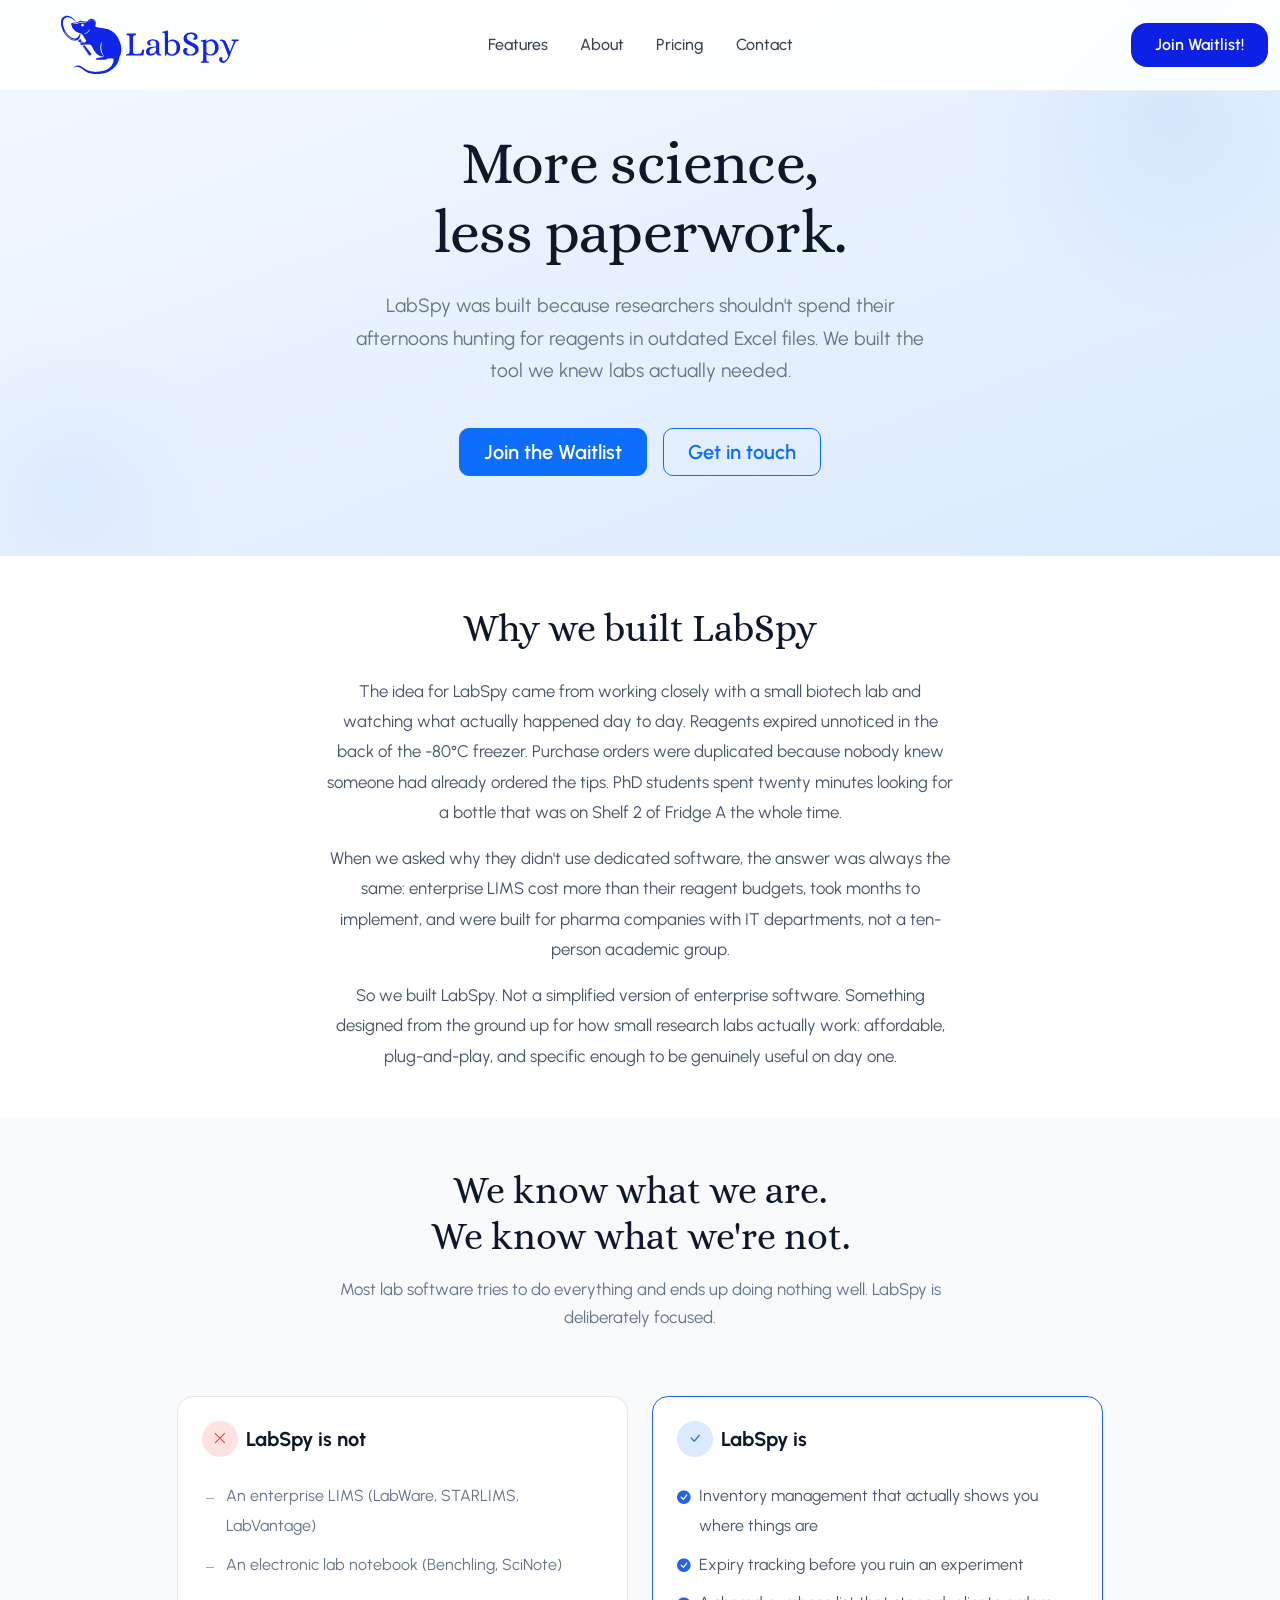
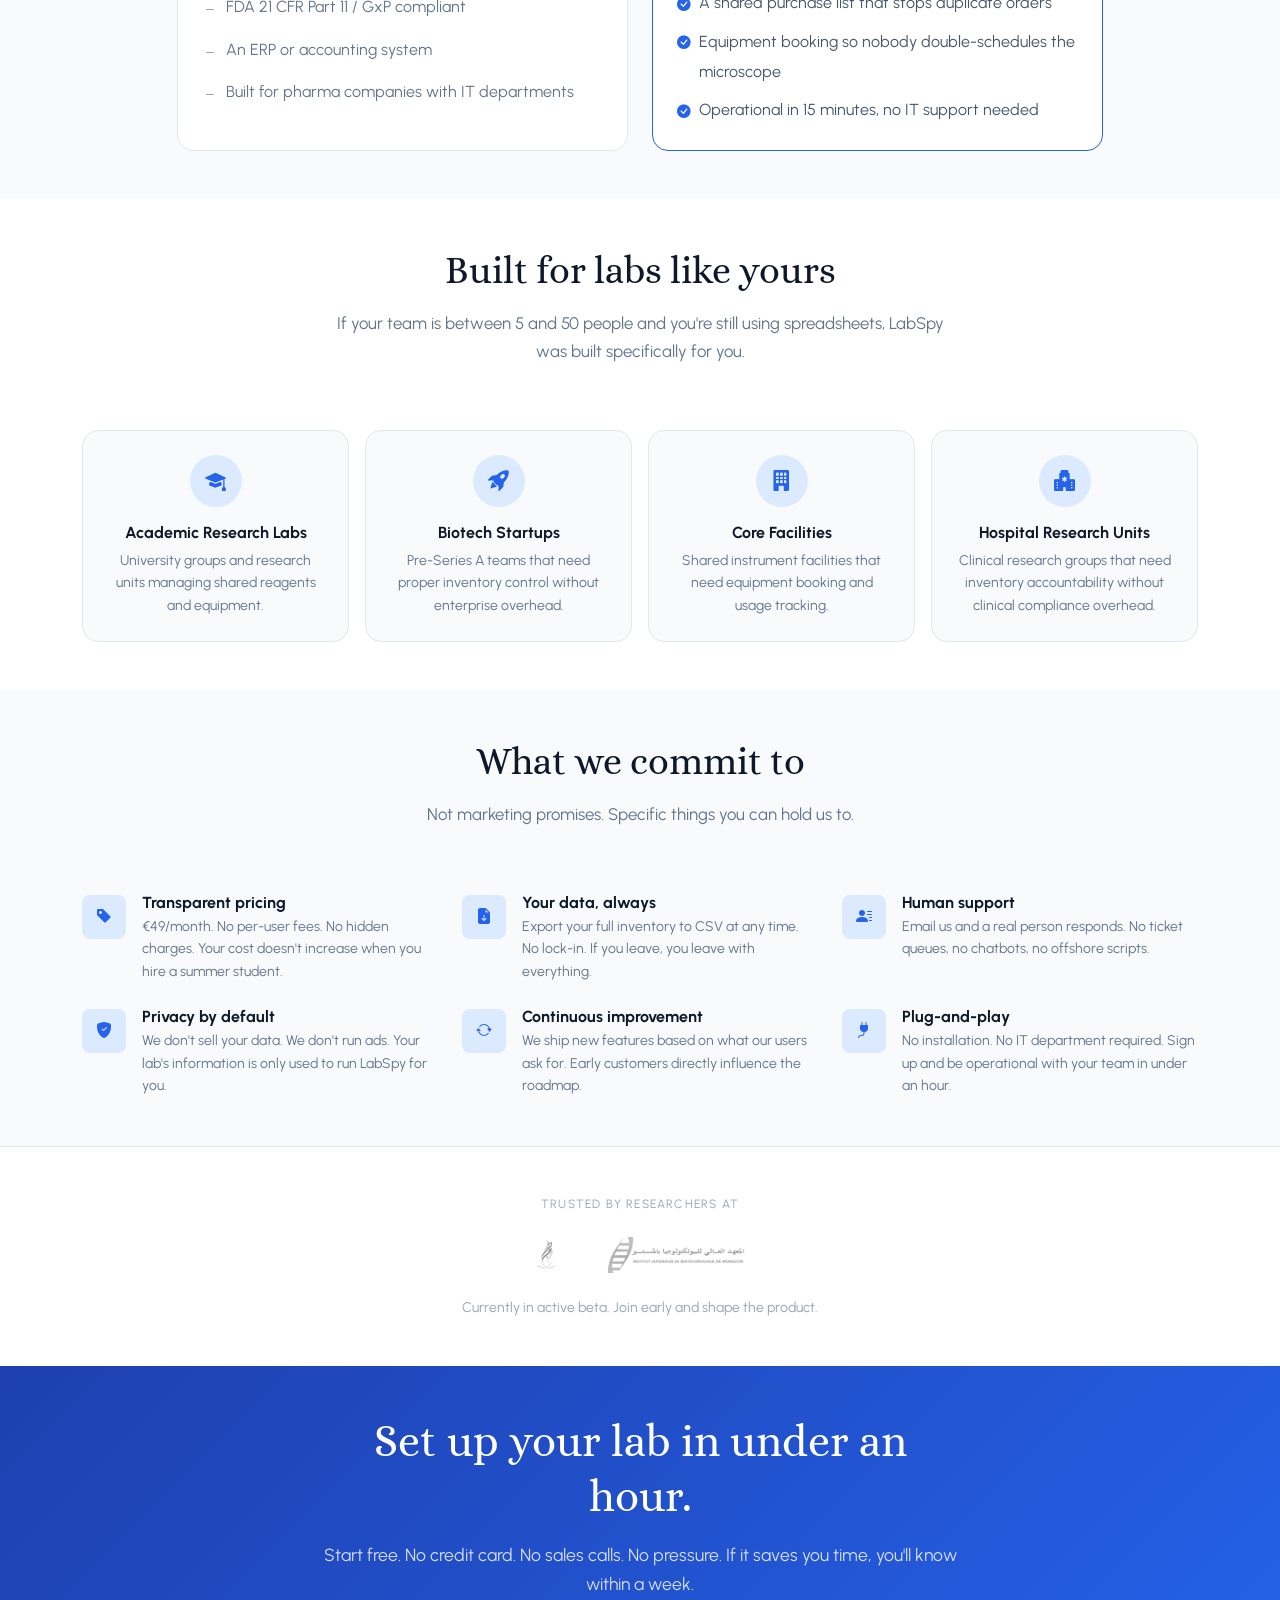
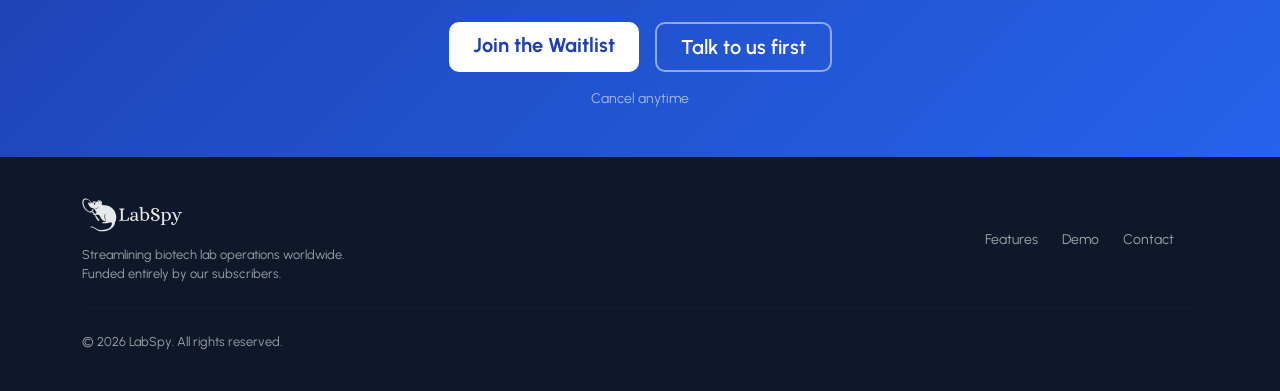
<file: about.html>
<!DOCTYPE html>
<html lang="en">
<head>
    <meta charset="UTF-8">
    <meta name="viewport" content="width=device-width, initial-scale=1.0">
    <meta name="description" content="Learn about LabSpy — built by researchers, for researchers. Our mission is to make lab inventory management simple, affordable, and accessible for every academic and biotech lab.">
    <title>About | LabSpy</title>
    <link rel="stylesheet" href="assets/styles/styles.css">
    <link rel="stylesheet" href="assets/styles/navbar.css">
    <link rel="stylesheet" href="assets/styles/footer.css">
    <link rel="icon" type="image/x-icon" href="assets/labspy-logo.png">

    <!--Bootstrap-->
    <link rel="stylesheet" href="https://cdn.jsdelivr.net/npm/bootstrap-icons@1.13.1/font/bootstrap-icons.min.css">
    <link href="https://cdn.jsdelivr.net/npm/bootstrap@5.3.7/dist/css/bootstrap.min.css" rel="stylesheet" integrity="sha384-LN+7fdVzj6u52u30Kp6M/trliBMCMKTyK833zpbD+pXdCLuTusPj697FH4R/5mcr" crossorigin="anonymous">
    <script src="https://cdn.jsdelivr.net/npm/bootstrap@5.3.7/dist/js/bootstrap.bundle.min.js" integrity="sha384-p34f1UUtsS3wqzfto5wAAmdvj+osOnFyQFpp4Ua3gs/ZVWx6oOypYoCJhGGScy+8" crossorigin="anonymous"></script>
</head>
<body>
<!-- Navbar -->
<nav class="navbar navbar-expand-lg navbar-light fixed-top navbar-labspy">
    <div class="container position-relative">
        <a class="navbar-brand" href="index.html">
            <img src="assets/LabSpy-brand.svg" alt="LabSpy Logo" class="logo-icon" height="64" width="280">
        </a>

        <button class="navbar-toggler border-0" type="button" data-bs-toggle="collapse" data-bs-target="#navbarNav">
            <span class="navbar-toggler-icon"></span>
        </button>

        <div class="collapse navbar-collapse" id="navbarNav">
            <div class="d-flex flex-column flex-lg-row align-items-center">
                <ul class="navbar-nav mx-auto">
                    <li class="nav-item">
                        <a class="nav-link" href="index.html#features">Features</a>
                    </li>
                    <li class="nav-item">
                        <a class="nav-link" href="about.html">About</a>
                    </li>
                    <li class="nav-item">
                        <a class="nav-link" href="pricing.html">Pricing</a>
                    </li>
                    <li class="nav-item">
                        <a class="nav-link" href="contact.html">Contact</a>
                    </li>
                </ul>
            </div>

            <div class="d-flex gap-2 ms-auto">
                <a href="waitlist.html" class="btn-get-started">Join Waitlist!</a>
            </div>
        </div>
    </div>
</nav>

<!-- ============================================================ -->
<!-- HERO                                                         -->
<!-- ============================================================ -->
<section style="background: linear-gradient(160deg, #f4f9ff 0%, #dbeafe 100%); padding: 8rem 0 5rem; position: relative; overflow: hidden;">

    <!-- Decorative blob -->
    <div style="position: absolute; top: -100px; right: -100px; width: 420px; height: 420px; border-radius: 50%; background: radial-gradient(circle, rgba(37,99,235,0.08) 0%, transparent 70%); pointer-events: none;"></div>
    <div style="position: absolute; bottom: -80px; left: -80px; width: 300px; height: 300px; border-radius: 50%; background: radial-gradient(circle, rgba(37,99,235,0.05) 0%, transparent 70%); pointer-events: none;"></div>

    <div class="container">
        <div class="row justify-content-center text-center">
            <div class="col-12 col-lg-8">

                <h1 class="alice-regular mb-4"
                    style="font-size: clamp(2.25rem, 5.5vw, 3.75rem); line-height: 1.15; color: #0f172a; letter-spacing: -0.01em;">
                    More science,<br>less paperwork.
                </h1>

                <p style="font-size: clamp(1rem, 2vw, 1.2rem); color: #64748b; line-height: 1.7; max-width: 600px; margin: 0 auto 2.5rem;">
                    LabSpy was built because researchers shouldn't spend their afternoons
                    hunting for reagents in outdated Excel files. We built the tool we knew labs
                    actually needed.
                </p>

                <div class="d-flex flex-column flex-sm-row gap-3 justify-content-center">
                    <a href="waitlist.html" class="btn btn-primary btn-lg px-4"
                       style="border-radius: 10px; font-weight: 600;">
                        Join the Waitlist
                    </a>
                    <a href="contact.html" class="btn btn-outline-primary btn-lg px-4"
                       style="border-radius: 10px; font-weight: 600;">
                        Get in touch
                    </a>
                </div>

            </div>
        </div>
    </div>
</section>


<!-- ============================================================ -->
<!-- ORIGIN STORY                                                 -->
<!-- ============================================================ -->
<section class="py-5" style="background: #fff;">
    <div class="container align-items-center">
        <div class="row align-items-center g-5 text-center">

            <div class="col-12 col-lg-7 mx-auto text-center">
                <h2 class="alice-regular mb-4"
                    style="font-size: clamp(1.75rem, 3vw, 2.5rem); color: #0f172a; line-height: 1.25;">
                    Why we built LabSpy
                </h2>

                <p style="color: #475569; line-height: 1.8; font-size: 1.05rem;" class="mb-3">
                    The idea for LabSpy came from working closely with a small biotech lab and watching
                    what actually happened day to day. Reagents expired unnoticed in the back of the
                    -80°C freezer. Purchase orders were duplicated because nobody knew someone had
                    already ordered the tips. PhD students spent twenty minutes looking for a bottle
                    that was on Shelf 2 of Fridge A the whole time.
                </p>

                <p style="color: #475569; line-height: 1.8; font-size: 1.05rem;" class="mb-3">
                    When we asked why they didn't use dedicated software, the answer was always the same:
                    enterprise LIMS cost more than their reagent budgets, took months to implement,
                    and were built for pharma companies with IT departments, not a ten-person academic
                    group.
                </p>

                <p style="color: #475569; line-height: 1.8; font-size: 1.05rem;" class="mb-0">
                    So we built LabSpy. Not a simplified version of enterprise software.
                    Something designed from the ground up for how small research labs actually work:
                    affordable, plug-and-play, and specific enough to be genuinely useful on day one.
                </p>
            </div>

        </div>
    </div>
</section>


<!-- ============================================================ -->
<!-- WHAT LABSPY IS NOT                                           -->
<!-- ============================================================ -->
<section class="py-5" style="background: #f8fafc;">
    <div class="container">

        <div class="row justify-content-center text-center mb-5">
            <div class="col-12 col-lg-7">
                <h2 class="alice-regular mb-3"
                    style="font-size: clamp(1.75rem, 3vw, 2.5rem); color: #0f172a;">
                    We know what we are.<br>We know what we're not.
                </h2>
                <p style="color: #64748b; font-size: 1.05rem; line-height: 1.7;">
                    Most lab software tries to do everything and ends up doing nothing well.
                    LabSpy is deliberately focused.
                </p>
            </div>
        </div>

        <div class="row g-4 justify-content-center">

            <!-- NOT column -->
            <div class="col-12 col-md-5">
                <div class="p-4 rounded-4 h-100"
                     style="background: #fff; border: 1.5px solid #e2e8f0;">
                    <div class="d-flex align-items-center gap-2 mb-4">
                        <div class="rounded-circle d-flex align-items-center justify-content-center flex-shrink-0"
                             style="width: 36px; height: 36px; background: #fee2e2;">
                            <i class="bi bi-x-lg" style="color: #dc2626; font-size: 0.85rem;"></i>
                        </div>
                        <h5 class="mb-0 fw-bold" style="color: #0f172a;">LabSpy is not</h5>
                    </div>
                    <ul class="list-unstyled mb-0" style="color: #64748b; line-height: 1.9;">
                        <li class="d-flex align-items-start gap-2 mb-2">
                            <i class="bi bi-dash mt-1 flex-shrink-0" style="color: #94a3b8;"></i>
                            An enterprise LIMS (LabWare, STARLIMS, LabVantage)
                        </li>
                        <li class="d-flex align-items-start gap-2 mb-2">
                            <i class="bi bi-dash mt-1 flex-shrink-0" style="color: #94a3b8;"></i>
                            An electronic lab notebook (Benchling, SciNote)
                        </li>
                        <li class="d-flex align-items-start gap-2 mb-2">
                            <i class="bi bi-dash mt-1 flex-shrink-0" style="color: #94a3b8;"></i>
                            FDA 21 CFR Part 11 / GxP compliant
                        </li>
                        <li class="d-flex align-items-start gap-2 mb-2">
                            <i class="bi bi-dash mt-1 flex-shrink-0" style="color: #94a3b8;"></i>
                            An ERP or accounting system
                        </li>
                        <li class="d-flex align-items-start gap-2">
                            <i class="bi bi-dash mt-1 flex-shrink-0" style="color: #94a3b8;"></i>
                            Built for pharma companies with IT departments
                        </li>
                    </ul>
                </div>
            </div>

            <!-- IS column -->
            <div class="col-12 col-md-5">
                <div class="p-4 rounded-4 h-100"
                     style="background: #fff; border: 1.5px solid #2563eb;">
                    <div class="d-flex align-items-center gap-2 mb-4">
                        <div class="rounded-circle d-flex align-items-center justify-content-center flex-shrink-0"
                             style="width: 36px; height: 36px; background: #dbeafe;">
                            <i class="bi bi-check-lg" style="color: #2563eb; font-size: 0.85rem;"></i>
                        </div>
                        <h5 class="mb-0 fw-bold" style="color: #0f172a;">LabSpy is</h5>
                    </div>
                    <ul class="list-unstyled mb-0" style="color: #475569; line-height: 1.9;">
                        <li class="d-flex align-items-start gap-2 mb-2">
                            <i class="bi bi-check-circle-fill mt-1 flex-shrink-0" style="color: #2563eb; font-size: 0.85rem;"></i>
                            Inventory management that actually shows you where things are
                        </li>
                        <li class="d-flex align-items-start gap-2 mb-2">
                            <i class="bi bi-check-circle-fill mt-1 flex-shrink-0" style="color: #2563eb; font-size: 0.85rem;"></i>
                            Expiry tracking before you ruin an experiment
                        </li>
                        <li class="d-flex align-items-start gap-2 mb-2">
                            <i class="bi bi-check-circle-fill mt-1 flex-shrink-0" style="color: #2563eb; font-size: 0.85rem;"></i>
                            A shared purchase list that stops duplicate orders
                        </li>
                        <li class="d-flex align-items-start gap-2 mb-2">
                            <i class="bi bi-check-circle-fill mt-1 flex-shrink-0" style="color: #2563eb; font-size: 0.85rem;"></i>
                            Equipment booking so nobody double-schedules the microscope
                        </li>
                        <li class="d-flex align-items-start gap-2">
                            <i class="bi bi-check-circle-fill mt-1 flex-shrink-0" style="color: #2563eb; font-size: 0.85rem;"></i>
                            Operational in 15 minutes, no IT support needed
                        </li>
                    </ul>
                </div>
            </div>

        </div>
    </div>
</section>


<!-- ============================================================ -->
<!-- WHO IT'S FOR                                                 -->
<!-- ============================================================ -->
<section class="py-5" style="background: #fff;">
    <div class="container">

        <div class="row justify-content-center text-center mb-5">
            <div class="col-12 col-lg-7">
                <h2 class="alice-regular mb-3"
                    style="font-size: clamp(1.75rem, 3vw, 2.5rem); color: #0f172a;">
                    Built for labs like yours
                </h2>
                <p style="color: #64748b; font-size: 1.05rem; line-height: 1.7;">
                    If your team is between 5 and 50 people and you're still using spreadsheets,
                    LabSpy was built specifically for you.
                </p>
            </div>
        </div>

        <div class="row g-3 justify-content-center">

            <div class="col-12 col-sm-6 col-lg-3">
                <div class="p-4 rounded-4 text-center h-100"
                     style="background: #f8fafc; border: 1.5px solid #e2e8f0;">
                    <div class="rounded-circle d-flex align-items-center justify-content-center mx-auto mb-3"
                         style="width: 52px; height: 52px; background: #dbeafe;">
                        <i class="bi bi-mortarboard-fill" style="color: #2563eb; font-size: 1.3rem;"></i>
                    </div>
                    <h6 class="fw-bold mb-2" style="color: #0f172a;">Academic Research Labs</h6>
                    <p class="mb-0 small" style="color: #64748b; line-height: 1.6;">
                        University groups and research units managing shared reagents and equipment.
                    </p>
                </div>
            </div>

            <div class="col-12 col-sm-6 col-lg-3">
                <div class="p-4 rounded-4 text-center h-100"
                     style="background: #f8fafc; border: 1.5px solid #e2e8f0;">
                    <div class="rounded-circle d-flex align-items-center justify-content-center mx-auto mb-3"
                         style="width: 52px; height: 52px; background: #dbeafe;">
                        <i class="bi bi-rocket-takeoff-fill" style="color: #2563eb; font-size: 1.3rem;"></i>
                    </div>
                    <h6 class="fw-bold mb-2" style="color: #0f172a;">Biotech Startups</h6>
                    <p class="mb-0 small" style="color: #64748b; line-height: 1.6;">
                        Pre-Series A teams that need proper inventory control without enterprise overhead.
                    </p>
                </div>
            </div>

            <div class="col-12 col-sm-6 col-lg-3">
                <div class="p-4 rounded-4 text-center h-100"
                     style="background: #f8fafc; border: 1.5px solid #e2e8f0;">
                    <div class="rounded-circle d-flex align-items-center justify-content-center mx-auto mb-3"
                         style="width: 52px; height: 52px; background: #dbeafe;">
                        <i class="bi bi-building-fill" style="color: #2563eb; font-size: 1.3rem;"></i>
                    </div>
                    <h6 class="fw-bold mb-2" style="color: #0f172a;">Core Facilities</h6>
                    <p class="mb-0 small" style="color: #64748b; line-height: 1.6;">
                        Shared instrument facilities that need equipment booking and usage tracking.
                    </p>
                </div>
            </div>

            <div class="col-12 col-sm-6 col-lg-3">
                <div class="p-4 rounded-4 text-center h-100"
                     style="background: #f8fafc; border: 1.5px solid #e2e8f0;">
                    <div class="rounded-circle d-flex align-items-center justify-content-center mx-auto mb-3"
                         style="width: 52px; height: 52px; background: #dbeafe;">
                        <i class="bi bi-hospital-fill" style="color: #2563eb; font-size: 1.3rem;"></i>
                    </div>
                    <h6 class="fw-bold mb-2" style="color: #0f172a;">Hospital Research Units</h6>
                    <p class="mb-0 small" style="color: #64748b; line-height: 1.6;">
                        Clinical research groups that need inventory accountability without clinical compliance overhead.
                    </p>
                </div>
            </div>

        </div>
    </div>
</section>


<!-- ============================================================ -->
<!-- OUR COMMITMENTS                                              -->
<!-- ============================================================ -->
<section class="py-5" style="background: #f8fafc;">
    <div class="container">

        <div class="row justify-content-center text-center mb-5">
            <div class="col-12 col-lg-7">
                <h2 class="alice-regular mb-3"
                    style="font-size: clamp(1.75rem, 3vw, 2.5rem); color: #0f172a;">
                    What we commit to
                </h2>
                <p style="color: #64748b; font-size: 1.05rem; line-height: 1.7;">
                    Not marketing promises. Specific things you can hold us to.
                </p>
            </div>
        </div>

        <div class="row g-4 justify-content-center">

            <div class="col-12 col-md-6 col-lg-4">
                <div class="d-flex gap-3">
                    <div class="rounded-3 d-flex align-items-center justify-content-center flex-shrink-0"
                         style="width: 44px; height: 44px; background: #dbeafe; margin-top: 2px;">
                        <i class="bi bi-tag-fill" style="color: #2563eb;"></i>
                    </div>
                    <div>
                        <h6 class="fw-bold mb-1" style="color: #0f172a;">Transparent pricing</h6>
                        <p class="mb-0 small" style="color: #64748b; line-height: 1.6;">
                            €49/month. No per-user fees. No hidden charges.
                            Your cost doesn't increase when you hire a summer student.
                        </p>
                    </div>
                </div>
            </div>

            <div class="col-12 col-md-6 col-lg-4">
                <div class="d-flex gap-3">
                    <div class="rounded-3 d-flex align-items-center justify-content-center flex-shrink-0"
                         style="width: 44px; height: 44px; background: #dbeafe; margin-top: 2px;">
                        <i class="bi bi-file-earmark-arrow-down-fill" style="color: #2563eb;"></i>
                    </div>
                    <div>
                        <h6 class="fw-bold mb-1" style="color: #0f172a;">Your data, always</h6>
                        <p class="mb-0 small" style="color: #64748b; line-height: 1.6;">
                            Export your full inventory to CSV at any time.
                            No lock-in. If you leave, you leave with everything.
                        </p>
                    </div>
                </div>
            </div>

            <div class="col-12 col-md-6 col-lg-4">
                <div class="d-flex gap-3">
                    <div class="rounded-3 d-flex align-items-center justify-content-center flex-shrink-0"
                         style="width: 44px; height: 44px; background: #dbeafe; margin-top: 2px;">
                        <i class="bi bi-person-lines-fill" style="color: #2563eb;"></i>
                    </div>
                    <div>
                        <h6 class="fw-bold mb-1" style="color: #0f172a;">Human support</h6>
                        <p class="mb-0 small" style="color: #64748b; line-height: 1.6;">
                            Email us and a real person responds.
                            No ticket queues, no chatbots, no offshore scripts.
                        </p>
                    </div>
                </div>
            </div>

            <div class="col-12 col-md-6 col-lg-4">
                <div class="d-flex gap-3">
                    <div class="rounded-3 d-flex align-items-center justify-content-center flex-shrink-0"
                         style="width: 44px; height: 44px; background: #dbeafe; margin-top: 2px;">
                        <i class="bi bi-shield-fill-check" style="color: #2563eb;"></i>
                    </div>
                    <div>
                        <h6 class="fw-bold mb-1" style="color: #0f172a;">Privacy by default</h6>
                        <p class="mb-0 small" style="color: #64748b; line-height: 1.6;">
                            We don't sell your data. We don't run ads.
                            Your lab's information is only used to run LabSpy for you.
                        </p>
                    </div>
                </div>
            </div>

            <div class="col-12 col-md-6 col-lg-4">
                <div class="d-flex gap-3">
                    <div class="rounded-3 d-flex align-items-center justify-content-center flex-shrink-0"
                         style="width: 44px; height: 44px; background: #dbeafe; margin-top: 2px;">
                        <i class="bi bi-arrow-repeat" style="color: #2563eb;"></i>
                    </div>
                    <div>
                        <h6 class="fw-bold mb-1" style="color: #0f172a;">Continuous improvement</h6>
                        <p class="mb-0 small" style="color: #64748b; line-height: 1.6;">
                            We ship new features based on what our users ask for.
                            Early customers directly influence the roadmap.
                        </p>
                    </div>
                </div>
            </div>

            <div class="col-12 col-md-6 col-lg-4">
                <div class="d-flex gap-3">
                    <div class="rounded-3 d-flex align-items-center justify-content-center flex-shrink-0"
                         style="width: 44px; height: 44px; background: #dbeafe; margin-top: 2px;">
                        <i class="bi bi-plug-fill" style="color: #2563eb;"></i>
                    </div>
                    <div>
                        <h6 class="fw-bold mb-1" style="color: #0f172a;">Plug-and-play</h6>
                        <p class="mb-0 small" style="color: #64748b; line-height: 1.6;">
                            No installation. No IT department required.
                            Sign up and be operational with your team in under an hour.
                        </p>
                    </div>
                </div>
            </div>

        </div>
    </div>
</section>


<!-- ============================================================ -->
<!-- TRUSTED BY                                                   -->
<!-- ============================================================ -->
<section class="py-5" style="background: #fff; border-top: 1px solid #e2e8f0;">
    <div class="container">
        <div class="row justify-content-center text-center">
            <div class="col-12 col-lg-7">

                <p class="text-uppercase fw-600 mb-4"
                   style="font-size: 0.75rem; letter-spacing: 0.1em; color: #94a3b8;">
                    Trusted by researchers at
                </p>

                <div class="d-flex align-items-center justify-content-center gap-5 flex-wrap">
                    <img src="assets/um.svg" alt="University of Monastir" height="36"
                         style="opacity: 0.5; filter: grayscale(100%); transition: opacity 0.2s;"
                         onmouseover="this.style.opacity='0.8'" onmouseout="this.style.opacity='0.5'">
                    <img src="assets/isbmlogo.png" alt="ISBM" height="36"
                         style="opacity: 0.5; filter: grayscale(100%); transition: opacity 0.2s;"
                         onmouseover="this.style.opacity='0.8'" onmouseout="this.style.opacity='0.5'">
                </div>

                <p class="mt-4 mb-0 small" style="color: #94a3b8;">
                    Currently in active beta. Join early and shape the product.
                </p>

            </div>
        </div>
    </div>
</section>


<!-- ============================================================ -->
<!-- FINAL CTA                                                    -->
<!-- ============================================================ -->
<section class="py-5"
         style="background: linear-gradient(135deg, #1e40af 0%, #2563eb 100%); color: white;">
    <div class="container">
        <div class="row justify-content-center text-center">
            <div class="col-12 col-lg-7">

                <h2 class="alice-regular mb-3"
                    style="font-size: clamp(1.75rem, 3.5vw, 2.75rem); color: white; line-height: 1.25;">
                    Set up your lab in under an hour.
                </h2>

                <p class="mb-4" style="color: rgba(255,255,255,0.8); font-size: 1.1rem; line-height: 1.65;">
                    Start free. No credit card. No sales calls. No pressure.
                    If it saves you time, you'll know within a week.
                </p>

                <div class="d-flex flex-column flex-sm-row gap-3 justify-content-center">
                    <a href="waitlist.html"
                       class="btn btn-lg px-4"
                       style="background: white; color: #1e40af; border-radius: 10px; font-weight: 700; border: none;">
                        Join the Waitlist
                    </a>
                    <a href="contact.html"
                       class="btn btn-lg px-4"
                       style="background: transparent; color: white; border-radius: 10px; font-weight: 600; border: 2px solid rgba(255,255,255,0.5);">
                        Talk to us first
                    </a>
                </div>

                <p class="mt-3 mb-0" style="font-size: 0.875rem; color: rgba(255,255,255,0.6);">
                    Cancel anytime
                </p>

            </div>
        </div>
    </div>
</section>

<!-- Footer -->
<footer class="footer">
    <div class="container">
        <div class="d-flex flex-column flex-md-row align-items-start align-items-md-center justify-content-between gap-4">
            <div>
                <img src="assets/LabSpy-brand-white.svg" alt="LabSpy" class="footer-logo">
                <p class="mb-0 mt-1" style="font-size:0.8rem;">Streamlining biotech lab operations worldwide.</p>
                <p class="mb-0" style="font-size:0.8rem;">Funded entirely by our subscribers.</p>
            </div>
            <div class="d-flex gap-4 flex-wrap">
                <a href="index.html#features">Features</a>
                <a href="index.html#demo">Demo</a>
                <a href="contact.html">Contact</a>
                <a href="#">  </a>
            </div>
        </div>
        <hr style="border-color: rgba(255,255,255,0.1); margin: 1.5rem 0;">
        <p class="mb-0" style="font-size:0.8rem;">&copy; 2026 LabSpy. All rights reserved.</p>
    </div>
</footer>

<script src="assets/js/script.js"></script>
<script src="assets/js/navbar.js"></script>
<script src="https://cdn.jsdelivr.net/npm/bootstrap@5.3.2/dist/js/bootstrap.bundle.min.js"></script>
</body>
</html>
</file>
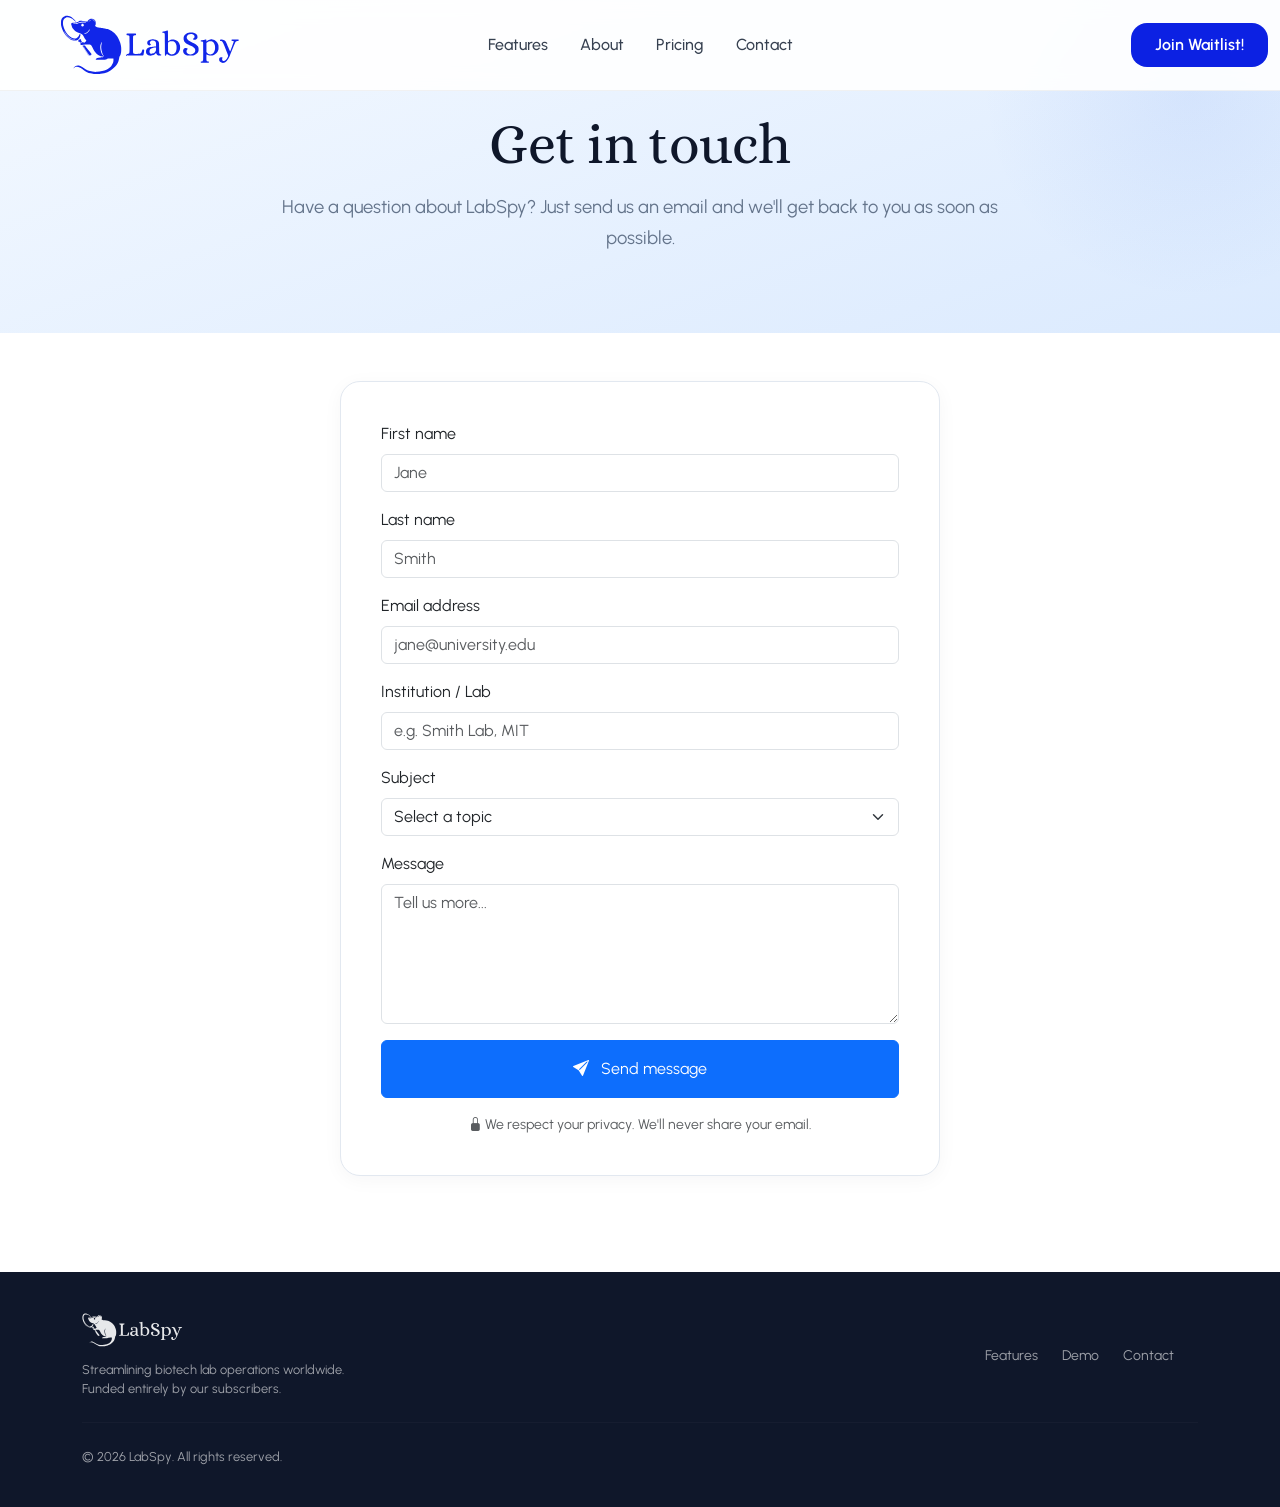
<file: contact.html>
<!DOCTYPE html>
<html lang="en">
<head>
    <meta charset="UTF-8">
    <meta name="viewport" content="width=device-width, initial-scale=1.0">
    <meta name="description" content="Get in touch with the LabSpy team. Ask about pricing, request a demo, or send us a feature request — we typically reply within 24 hours.">
    <title>Contact | LabSpy</title>
    <link rel="stylesheet" href="assets/styles/styles.css">
    <link rel="stylesheet" href="assets/styles/navbar.css">
    <link rel="stylesheet" href="assets/styles/footer.css">
    <link rel="icon" type="image/x-icon" href="assets/labspy-logo.png">

    <!--Bootstrap-->
    <link rel="stylesheet" href="https://cdn.jsdelivr.net/npm/bootstrap-icons@1.13.1/font/bootstrap-icons.min.css">
    <link href="https://cdn.jsdelivr.net/npm/bootstrap@5.3.7/dist/css/bootstrap.min.css" rel="stylesheet" integrity="sha384-LN+7fdVzj6u52u30Kp6M/trliBMCMKTyK833zpbD+pXdCLuTusPj697FH4R/5mcr" crossorigin="anonymous">
    <script src="https://cdn.jsdelivr.net/npm/bootstrap@5.3.7/dist/js/bootstrap.bundle.min.js" integrity="sha384-p34f1UUtsS3wqzfto5wAAmdvj+osOnFyQFpp4Ua3gs/ZVWx6oOypYoCJhGGScy+8" crossorigin="anonymous"></script>
</head>
<body>
<!-- Navbar -->
<nav class="navbar navbar-expand-lg navbar-light fixed-top navbar-labspy">
    <div class="container position-relative">
        <a class="navbar-brand" href="index.html">
            <img src="assets/LabSpy-brand.svg" alt="LabSpy Logo" class="logo-icon" height="64" width="280">
        </a>

        <button class="navbar-toggler border-0" type="button" data-bs-toggle="collapse" data-bs-target="#navbarNav">
            <span class="navbar-toggler-icon"></span>
        </button>

        <div class="collapse navbar-collapse" id="navbarNav">
            <div class="d-flex flex-column flex-lg-row align-items-center">
                <ul class="navbar-nav mx-auto">
                    <li class="nav-item">
                        <a class="nav-link" href="index.html#features">Features</a>
                    </li>
                    <li class="nav-item">
                        <a class="nav-link" href="about.html">About</a>
                    </li>
                    <li class="nav-item">
                        <a class="nav-link" href="pricing.html">Pricing</a>
                    </li>
                    <li class="nav-item">
                        <a class="nav-link" href="contact.html">Contact</a>
                    </li>
                </ul>
            </div>

            <div class="d-flex gap-2 ms-auto">
                <a href="waitlist.html" class="btn-get-started">Join Waitlist!</a>
            </div>
        </div>
    </div>
</nav>

<!-- ============================================================ -->
<!-- HERO                                                         -->
<!-- ============================================================ -->
<section style="background: linear-gradient(160deg, #f4f9ff 0%, #dbeafe 100%); padding: 7rem 0 4rem; position: relative; overflow: hidden;">
    <div style="position: absolute; top: -120px; right: -120px; width: 420px; height: 420px; border-radius: 50%; background: radial-gradient(circle, rgba(37,99,235,0.08) 0%, transparent 70%); pointer-events: none;"></div>
    <div class="container">
        <div class="row justify-content-center text-center">
            <div class="col-12 col-lg-8">
                <h1 class="alice-regular mb-3" style="font-size: clamp(2rem, 5.5vw, 3.5rem); line-height: 1.15; color: #0f172a; letter-spacing: -0.01em;">
                    Get in touch
                </h1>
                <p style="font-size: clamp(1rem, 2vw, 1.15rem); color: #64748b; line-height: 1.65;">
                    Have a question about LabSpy? Just send us an email
                    and we'll get back to you as soon as possible.
                </p>
            </div>
        </div>
    </div>
</section>

<!-- ============================================================ -->
<!-- CONTACT FORM                                                 -->
<!-- ============================================================ -->
<section class="py-5">
    <div class="container">

        <div style="background: white; border: 1.5px solid #e2e8f0; border-radius: 20px; padding: 2.5rem; box-shadow: 0 4px 20px rgba(15, 23, 42, 0.04); max-width: 600px; margin: 0 auto;" class="mb-5">

            <!-- Success message (hidden by default) -->
            <div class="alert alert-success d-none" id="successMessage" role="alert">
                <i class="bi bi-check-circle-fill me-2"></i>
                Thanks for reaching out! We'll get back to you within 24 hours.
            </div>

            <!-- Error message (hidden by default) -->
            <div class="alert alert-danger d-none" id="errorMessage" role="alert">
                <i class="bi bi-exclamation-circle-fill me-2"></i>
                <span id="errorText">Something went wrong. Please try again.</span>
            </div>

            <!-- Contact form -->
            <form id="contactForm" name="contact" data-netlify="true">
                <input type="hidden" name="form-name" value="contact">

                <div class="mb-3">
                    <label for="firstName" class="form-label fw-600">First name</label>
                    <input type="text" id="firstName" name="first_name" class="form-control"
                           placeholder="Jane" required>
                </div>

                <div class="mb-3">
                    <label for="lastName" class="form-label fw-600">Last name</label>
                    <input type="text" id="lastName" name="last_name" class="form-control"
                           placeholder="Smith" required>
                </div>

                <div class="mb-3">
                    <label for="email" class="form-label fw-600">Email address</label>
                    <input type="email" id="email" name="email" class="form-control"
                           placeholder="jane@university.edu" required>
                </div>

                <div class="mb-3">
                    <label for="institution" class="form-label fw-600">Institution / Lab</label>
                    <input type="text" id="institution" name="institution" class="form-control"
                           placeholder="e.g. Smith Lab, MIT">
                </div>

                <div class="mb-3">
                    <label for="subject" class="form-label fw-600">Subject</label>
                    <select id="subject" name="subject" class="form-select" required>
                        <option value="" disabled selected>Select a topic</option>
                        <option value="demo">Request a demo</option>
                        <option value="pricing">Pricing question</option>
                        <option value="features">Feature request</option>
                        <option value="integration">Integration / API</option>
                        <option value="support">Technical support</option>
                        <option value="partnership">Partnership inquiry</option>
                        <option value="other">Other</option>
                    </select>
                </div>

                <div class="mb-3">
                    <label for="message" class="form-label fw-600">Message</label>
                    <textarea id="message" name="message" class="form-control" style="min-height: 140px; resize: vertical;"
                              placeholder="Tell us more..." required></textarea>
                </div>

                <button type="submit" class="btn btn-primary w-100 py-3 fw-600">
                    <i class="bi bi-send-fill me-2"></i>
                    Send message
                </button>

                <p class="text-muted small mt-3 text-center mb-0">
                    <i class="bi bi-lock-fill"></i>
                    We respect your privacy. We'll never share your email.
                </p>

            </form>

        </div>

    </div>
</section>

<!-- Footer -->
<footer class="footer">
    <div class="container">
        <div class="d-flex flex-column flex-md-row align-items-start align-items-md-center justify-content-between gap-4">
            <div>
                <img src="assets/LabSpy-brand-white.svg" alt="LabSpy" class="footer-logo">
                <p class="mb-0 mt-1" style="font-size:0.8rem;">Streamlining biotech lab operations worldwide.</p>
                <p class="mb-0" style="font-size:0.8rem;">Funded entirely by our subscribers.</p>
            </div>
            <div class="d-flex gap-4 flex-wrap">
                <a href="index.html#features">Features</a>
                <a href="index.html#demo">Demo</a>
                <a href="contact.html">Contact</a>
                <a href="#">  </a>
            </div>
        </div>
        <hr style="border-color: rgba(255,255,255,0.1); margin: 1.5rem 0;">
        <p class="mb-0" style="font-size:0.8rem;">&copy; 2026 LabSpy. All rights reserved.</p>
    </div>
</footer>

<script src="assets/js/script.js"></script>
<script src="assets/js/navbar.js"></script>
<script src="https://cdn.jsdelivr.net/npm/bootstrap@5.3.2/dist/js/bootstrap.bundle.min.js"></script>

<script>
    // Simple client-side form handling
    (function () {
        const form = document.getElementById('contactForm');
        const successMsg = document.getElementById('successMessage');
        const errorMsg = document.getElementById('errorMessage');
        const errorText = document.getElementById('errorText');

        if (!form) return;

        form.addEventListener('submit', function (e) {
            e.preventDefault();

            successMsg.classList.add('d-none');
            errorMsg.classList.add('d-none');

            fetch('/', {
                method: 'POST',
                headers: { 'Content-Type': 'application/x-www-form-urlencoded' },
                body: new URLSearchParams(new FormData(form)).toString()
            })
            .then(function () {
                form.reset();
                successMsg.classList.remove('d-none');
                successMsg.scrollIntoView({ behavior: 'smooth', block: 'nearest' });
            })
            .catch(function () {
                errorText.textContent = 'An error occurred. Please try again later.';
                errorMsg.classList.remove('d-none');
            });
        });
    })();
</script>
</body>
</html>
</file>
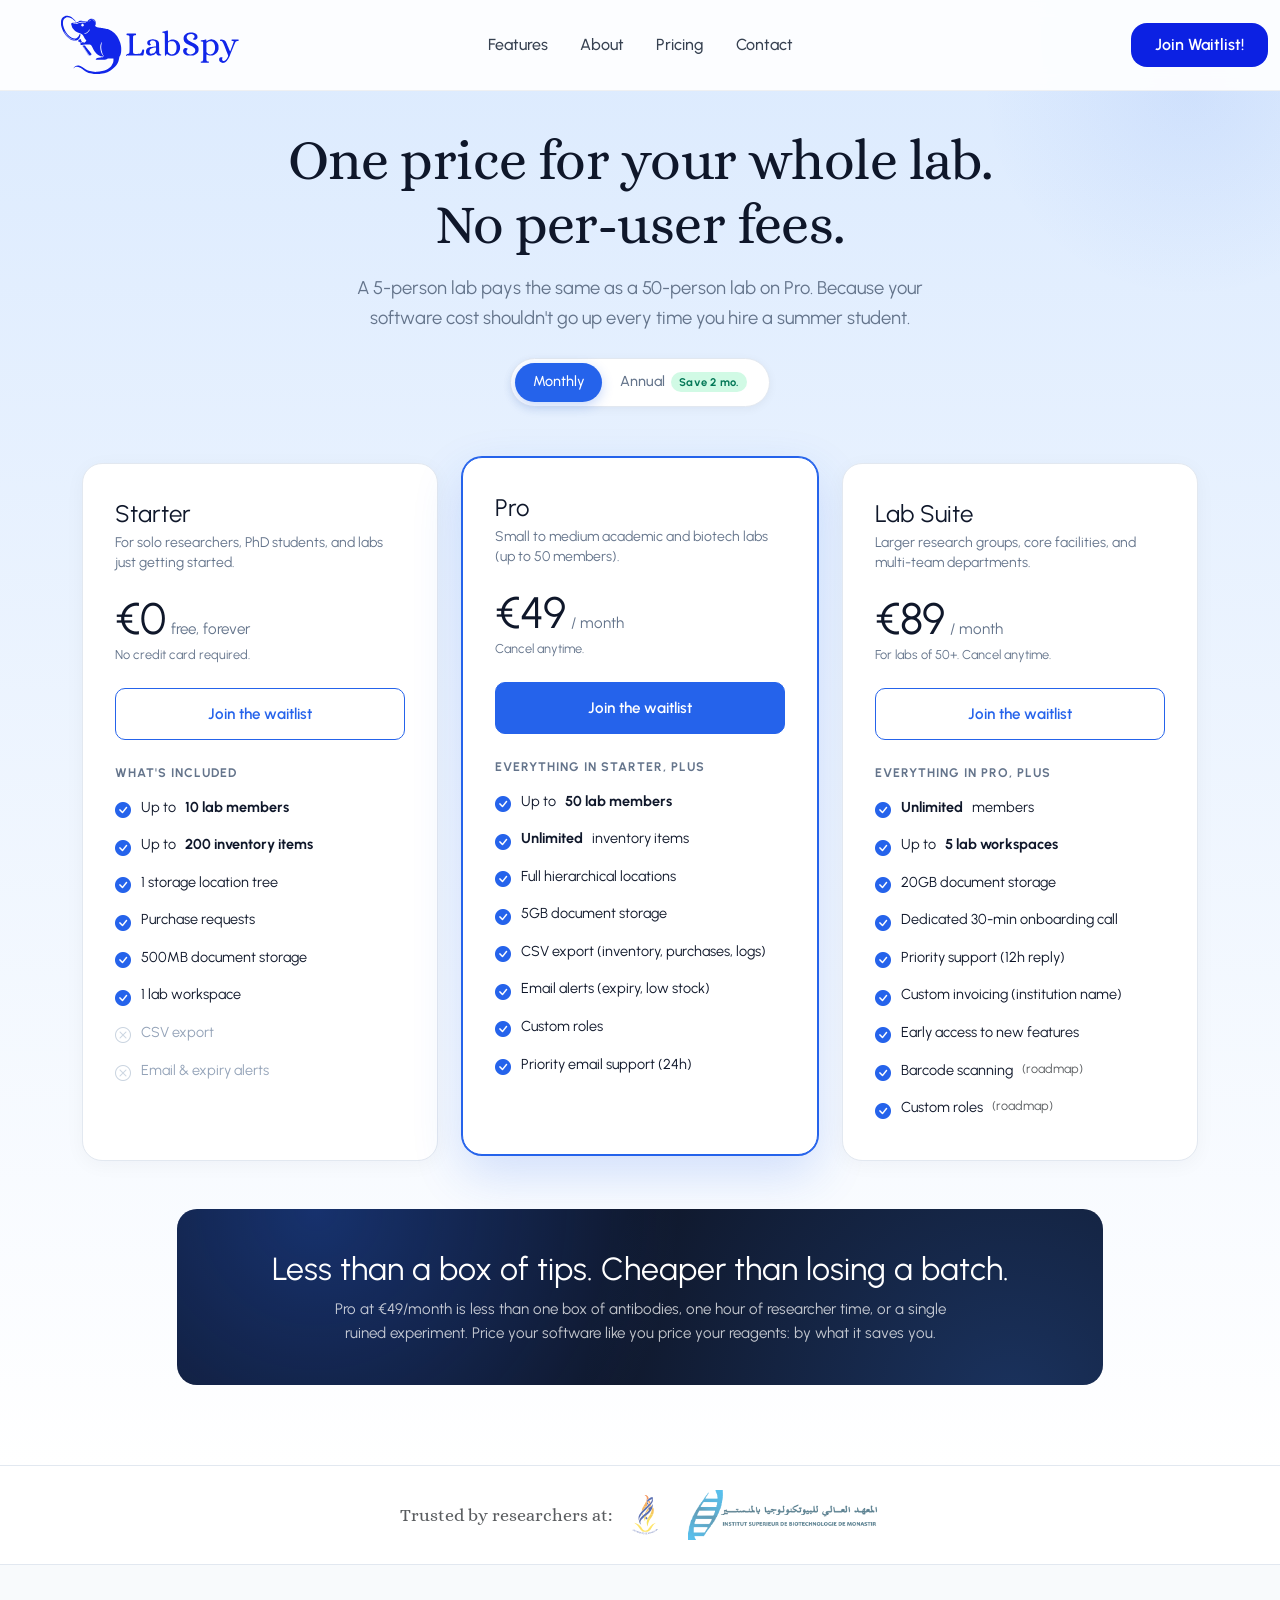
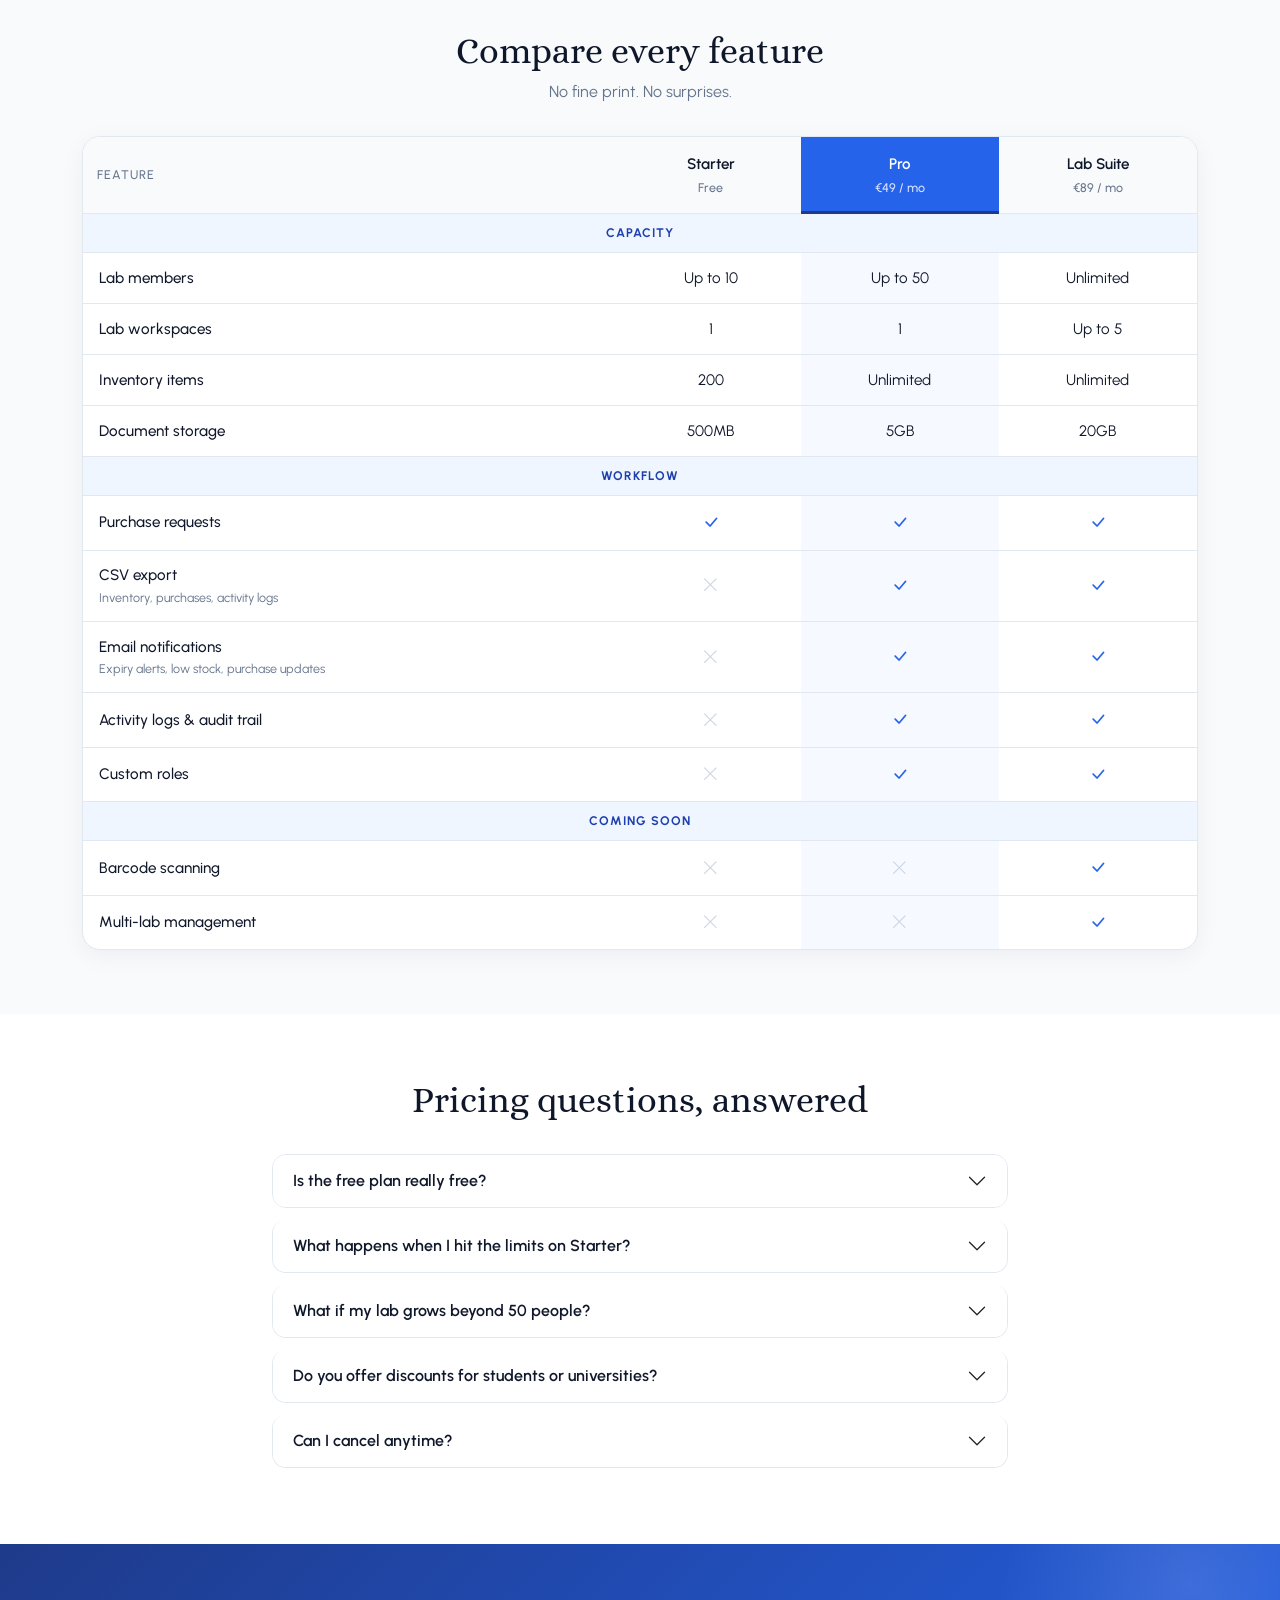
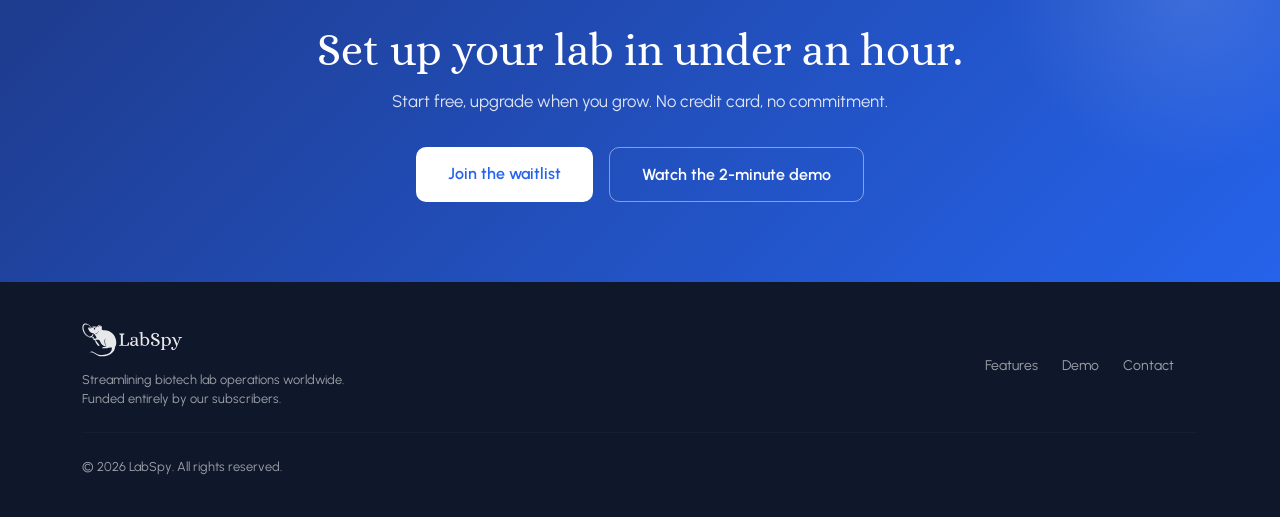
<file: pricing.html>
<!DOCTYPE html>
<html lang="en">
<head>
    <meta charset="UTF-8">
    <meta name="viewport" content="width=device-width, initial-scale=1.0">
    <meta name="description" content="Simple, flat-rate pricing for every lab. LabSpy starts free and scales to €49/month for unlimited users — no per-seat fees, no surprises. Compare plans and find the right fit.">
    <title>Pricing | LabSpy</title>
    <link rel="stylesheet" href="assets/styles/styles.css">
    <link rel="stylesheet" href="assets/styles/navbar.css">
    <link rel="stylesheet" href="assets/styles/pricing.css">
    <link rel="stylesheet" href="assets/styles/footer.css">
    <link rel="icon" type="image/x-icon" href="assets/labspy-logo.png">

    <!--Bootstrap-->
    <link rel="stylesheet" href="https://cdn.jsdelivr.net/npm/bootstrap-icons@1.13.1/font/bootstrap-icons.min.css">
    <link href="https://cdn.jsdelivr.net/npm/bootstrap@5.3.7/dist/css/bootstrap.min.css" rel="stylesheet" integrity="sha384-LN+7fdVzj6u52u30Kp6M/trliBMCMKTyK833zpbD+pXdCLuTusPj697FH4R/5mcr" crossorigin="anonymous">
    <script src="https://cdn.jsdelivr.net/npm/bootstrap@5.3.7/dist/js/bootstrap.bundle.min.js" integrity="sha384-p34f1UUtsS3wqzfto5wAAmdvj+osOnFyQFpp4Ua3gs/ZVWx6oOypYoCJhGGScy+8" crossorigin="anonymous"></script>
</head>
<body>
<!-- Navbar -->
<nav class="navbar navbar-expand-lg navbar-light fixed-top navbar-labspy">
    <div class="container position-relative">
        <a class="navbar-brand" href="index.html">
            <img src="assets/LabSpy-brand.svg" alt="LabSpy Logo" class="logo-icon" height="64" width="280">
        </a>

        <button class="navbar-toggler border-0" type="button" data-bs-toggle="collapse" data-bs-target="#navbarNav">
            <span class="navbar-toggler-icon"></span>
        </button>

        <div class="collapse navbar-collapse" id="navbarNav">
            <div class="d-flex flex-column flex-lg-row align-items-center">
                <ul class="navbar-nav mx-auto">
                    <li class="nav-item">
                        <a class="nav-link" href="index.html#features">Features</a>
                    </li>
                    <li class="nav-item">
                        <a class="nav-link" href="about.html">About</a>
                    </li>
                    <li class="nav-item">
                        <a class="nav-link" href="pricing.html">Pricing</a>
                    </li>
                    <li class="nav-item">
                        <a class="nav-link" href="contact.html">Contact</a>
                    </li>
                </ul>
            </div>

            <div class="d-flex gap-2 ms-auto">
                <a href="waitlist.html" class="btn-get-started">Join Waitlist!</a>
            </div>
        </div>
    </div>
</nav>

<div class="gradient-bg">
    <!-- ============================================================ -->
<!-- HERO + BILLING TOGGLE                                        -->
<!-- ============================================================ -->
<section class="pricing-hero">
    <div class="container">
        <div class="row justify-content-center text-center">
            <div class="col-12 col-lg-9">

                <h1 class="pricing-headline alice-regular mb-3">
                    One price for your whole lab.<br class="d-none d-md-block">
                    No per-user fees.
                </h1>

                <p class="pricing-subhead mb-4">
                    A 5-person lab pays the same as a 50-person lab on Pro. Because your software
                    cost shouldn't go up every time you hire a summer student.
                </p>

                <!-- Monthly / Annual toggle -->
                <div class="billing-toggle" role="tablist" aria-label="Billing period">
                    <button type="button" class="active" data-period="monthly" role="tab" aria-selected="true">
                        Monthly
                    </button>
                    <button type="button" data-period="annual" role="tab" aria-selected="false">
                        Annual
                        <span class="save-pill">Save 2 mo.</span>
                    </button>
                </div>

            </div>
        </div>
    </div>
</section>


<!-- ============================================================ -->
<!-- PLAN CARDS                                                   -->
<!-- ============================================================ -->
<section class="plans-section">
    <div class="container">

        <div class="row g-4 g-lg-4 justify-content-center">

            <!-- ── Starter ─────────────────────────────────── -->
            <div class="col-12 col-md-10 col-lg-4">
                <div class="plan-card h-100">
                    <h3 class="plan-name">Starter</h3>
                    <p class="plan-tagline">For solo researchers, PhD students, and labs just getting started.</p>

                    <div class="plan-price">
                        <span class="amount">€0</span>
                        <span class="period">free, forever</span>
                    </div>
                    <p class="plan-price-note">No credit card required.</p>

                    <a href="waitlist.html" class="plan-cta">Join the waitlist</a>

                    <p class="plan-features-heading">What's included</p>
                    <ul class="plan-features">
                        <li><i class="bi bi-check-circle-fill"></i> Up to <strong>10 lab members</strong></li>
                        <li><i class="bi bi-check-circle-fill"></i> Up to <strong>200 inventory items</strong></li>
                        <li><i class="bi bi-check-circle-fill"></i> 1 storage location tree</li>
                        <li><i class="bi bi-check-circle-fill"></i> Purchase requests</li>
                        <li><i class="bi bi-check-circle-fill"></i> 500MB document storage</li>
                        <li><i class="bi bi-check-circle-fill"></i> 1 lab workspace</li>
                        <li class="muted"><i class="bi bi-x-circle"></i> CSV export</li>
                        <li class="muted"><i class="bi bi-x-circle"></i> Email & expiry alerts</li>
                    </ul>
                </div>
            </div>

            <!-- ── Pro (featured) ──────────────────────────── -->
            <div class="col-12 col-md-10 col-lg-4">
                <div class="plan-card is-featured h-100">
                    <h3 class="plan-name">Pro</h3>
                    <p class="plan-tagline">Small to medium academic and biotech labs (up to 50 members).</p>

                    <div class="plan-price" data-price-monthly>
                        <span class="amount">€49</span>
                        <span class="period">/ month</span>
                    </div>
                    <div class="plan-price d-none" data-price-annual>
                        <span class="amount">€41</span>
                        <span class="period">/ mo, billed €490/yr</span>
                    </div>
                    <p class="plan-price-note" data-note-monthly>Cancel anytime.</p>
                    <p class="plan-price-note d-none" data-note-annual><strong>Save €98:</strong> 2 months free.</p>

                    <a href="waitlist.html" class="plan-cta">Join the waitlist</a>

                    <p class="plan-features-heading">Everything in Starter, plus</p>
                    <ul class="plan-features">
                        <li><i class="bi bi-check-circle-fill"></i> Up to <strong>50 lab members</strong></li>
                        <li><i class="bi bi-check-circle-fill"></i> <strong>Unlimited</strong> inventory items</li>
                        <li><i class="bi bi-check-circle-fill"></i> Full hierarchical locations</li>
                        <li><i class="bi bi-check-circle-fill"></i> 5GB document storage</li>
                        <li><i class="bi bi-check-circle-fill"></i> CSV export (inventory, purchases, logs)</li>
                        <li><i class="bi bi-check-circle-fill"></i> Email alerts (expiry, low stock)</li>
                        <li><i class="bi bi-check-circle-fill"></i> Custom roles</li>
                        <li><i class="bi bi-check-circle-fill"></i> Priority email support (24h)</li>
                    </ul>
                </div>
            </div>

            <!-- ── Lab Suite ───────────────────────────────── -->
            <div class="col-12 col-md-10 col-lg-4">
                <div class="plan-card h-100">
                    <h3 class="plan-name">Lab Suite</h3>
                    <p class="plan-tagline">Larger research groups, core facilities, and multi-team departments.</p>

                    <div class="plan-price" data-price-monthly>
                        <span class="amount">€89</span>
                        <span class="period">/ month</span>
                    </div>
                    <div class="plan-price d-none" data-price-annual>
                        <span class="amount">€74</span>
                        <span class="period">/ mo, billed €890/yr</span>
                    </div>
                    <p class="plan-price-note" data-note-monthly>For labs of 50+. Cancel anytime.</p>
                    <p class="plan-price-note d-none" data-note-annual><strong>Save €178:</strong> 2 months free.</p>

                    <a href="waitlist.html" class="plan-cta">Join the waitlist</a>

                    <p class="plan-features-heading">Everything in Pro, plus</p>
                    <ul class="plan-features">
                        <li><i class="bi bi-check-circle-fill"></i> <strong>Unlimited</strong> members</li>
                        <li><i class="bi bi-check-circle-fill"></i> Up to <strong>5 lab workspaces</strong></li>
                        <li><i class="bi bi-check-circle-fill"></i> 20GB document storage</li>
                        <li><i class="bi bi-check-circle-fill"></i> Dedicated 30-min onboarding call</li>
                        <li><i class="bi bi-check-circle-fill"></i> Priority support (12h reply)</li>
                        <li><i class="bi bi-check-circle-fill"></i> Custom invoicing (institution name)</li>
                        <li><i class="bi bi-check-circle-fill"></i> Early access to new features</li>
                        <li><i class="bi bi-check-circle-fill"></i> Barcode scanning <small class="text-muted">(roadmap)</small></li>
                        <li><i class="bi bi-check-circle-fill"></i> Custom roles <small class="text-muted">(roadmap)</small></li>
                    </ul>
                </div>
            </div>

        </div>

        <!-- Fairness banner -->
        <div class="row mt-5">
            <div class="col-12 col-lg-10 mx-auto">
                <div class="fairness-banner">
                    <h3>Less than a box of tips. Cheaper than losing a batch.</h3>
                    <p>
                        Pro at €49/month is less than one box of antibodies, one hour of researcher time,
                        or a single ruined experiment. Price your software like you price your reagents: by what it saves you.
                    </p>
                </div>
            </div>
        </div>

    </div>
</section>
</div>




<!-- ============================================================ -->
<!-- TRUST STRIP (matches landing page pattern)                   -->
<!-- ============================================================ -->
<div class="pricing-trust">
    <div class="container">
        <div class="row align-items-center justify-content-center text-center text-md-start g-3">
            <div class="col-12 col-md-auto">
                <span class="text-muted alice-regular" style="font-size:1.1rem;">Trusted by researchers at:</span>
            </div>
            <div class="col-12 col-md-auto">
                <div class="d-flex justify-content-center align-items-center gap-4 flex-wrap">
                    <img src="assets/um.svg" alt="Université de Monastir" class="trust-logo">
                    <img src="assets/isbmlogo.png" alt="ISBM" class="trust-logo">
                </div>
            </div>
        </div>
    </div>
</div>


<!-- ============================================================ -->
<!-- COMPARISON TABLE                                             -->
<!-- ============================================================ -->
<section class="compare-section">
    <div class="container">

        <h2 class="compare-title alice-regular">Compare every feature</h2>
        <p class="compare-sub">No fine print. No surprises.</p>

        <div class="compare-table-wrap">
            <div class="compare-scroll">
                <table class="compare-table">
                    <thead>
                        <tr>
                            <th class="feature-head">Feature</th>
                            <th>
                                Starter
                                <span class="price-line">Free</span>
                            </th>
                            <th class="is-featured">
                                Pro
                                <span class="price-line">€49 / mo</span>
                            </th>
                            <th>
                                Lab Suite
                                <span class="price-line">€89 / mo</span>
                            </th>
                        </tr>
                    </thead>
                    <tbody>
                        <!-- Section: Capacity -->
                        <tr class="section-row">
                            <td colspan="4">Capacity</td>
                        </tr>
                        <tr>
                            <td class="feature-cell">Lab members</td>
                            <td>Up to 10</td>
                            <td class="is-featured-col">Up to 50</td>
                            <td>Unlimited</td>
                        </tr>
                        <tr>
                            <td class="feature-cell">Lab workspaces</td>
                            <td>1</td>
                            <td class="is-featured-col">1</td>
                            <td>Up to 5</td>
                        </tr>
                        <tr>
                            <td class="feature-cell">Inventory items</td>
                            <td>200</td>
                            <td class="is-featured-col">Unlimited</td>
                            <td>Unlimited</td>
                        </tr>
                        <tr>
                            <td class="feature-cell">Document storage</td>
                            <td>500MB</td>
                            <td class="is-featured-col">5GB</td>
                            <td>20GB</td>
                        </tr>
                        <!-- Section: Workflow -->
                        <tr class="section-row">
                            <td colspan="4">Workflow</td>
                        </tr>
                        <tr>
                            <td class="feature-cell">Purchase requests</td>
                            <td><i class="bi bi-check-lg check"></i></td>
                            <td class="is-featured-col"><i class="bi bi-check-lg check"></i></td>
                            <td><i class="bi bi-check-lg check"></i></td>
                        </tr>
                        <tr>
                            <td class="feature-cell">CSV export
                                <small>Inventory, purchases, activity logs</small>
                            </td>
                            <td><i class="bi bi-x-lg cross"></i></td>
                            <td class="is-featured-col"><i class="bi bi-check-lg check"></i></td>
                            <td><i class="bi bi-check-lg check"></i></td>
                        </tr>
                        <tr>
                            <td class="feature-cell">Email notifications
                                <small>Expiry alerts, low stock, purchase updates</small>
                            </td>
                            <td><i class="bi bi-x-lg cross"></i></td>
                            <td class="is-featured-col"><i class="bi bi-check-lg check"></i></td>
                            <td><i class="bi bi-check-lg check"></i></td>
                        </tr>
                        <tr>
                            <td class="feature-cell">Activity logs &amp; audit trail</td>
                            <td><i class="bi bi-x-lg cross"></i></td>
                            <td class="is-featured-col"><i class="bi bi-check-lg check"></i></td>
                            <td><i class="bi bi-check-lg check"></i></td>
                        </tr>
                        <tr>
                            <td class="feature-cell">Custom roles</td>
                            <td><i class="bi bi-x-lg cross"></i></td>
                            <td class="is-featured-col"><i class="bi bi-check-lg check"></i></td>
                            <td><i class="bi bi-check-lg check"></i></td>
                        </tr>

                        <!-- Section: Coming up -->
                        <tr class="section-row">
                            <td colspan="4">Coming soon</td>
                        </tr>
                        <tr>
                            <td class="feature-cell">Barcode scanning</td>
                            <td><i class="bi bi-x-lg cross"></i></td>
                            <td class="is-featured-col"><i class="bi bi-x-lg cross"></i></td>
                            <td><i class="bi bi-check-lg check"></i></td>
                        </tr>
                        <tr>
                            <td class="feature-cell">Multi-lab management</td>
                            <td><i class="bi bi-x-lg cross"></i></td>
                            <td class="is-featured-col"><i class="bi bi-x-lg cross"></i></td>
                            <td><i class="bi bi-check-lg check"></i></td>
                        </tr>

                    </tbody>
                </table>
            </div>
        </div>

    </div>
</section>


<!-- ============================================================ -->
<!-- FAQ                                                          -->
<!-- ============================================================ -->
<section class="faq-section">
    <div class="container">
        <h2 class="faq-title alice-regular">Pricing questions, answered</h2>

        <div class="row justify-content-center">
            <div class="col-12 col-lg-8">
                <div class="accordion faq-accordion" id="pricingFaq">

                    <div class="accordion-item">
                        <h2 class="accordion-header" id="faqHeading1">
                            <button class="accordion-button collapsed" type="button"
                                    data-bs-toggle="collapse" data-bs-target="#faq1"
                                    aria-expanded="false" aria-controls="faq1">
                                Is the free plan really free?
                            </button>
                        </h2>
                        <div id="faq1" class="accordion-collapse collapse" aria-labelledby="faqHeading1" data-bs-parent="#pricingFaq">
                            <div class="accordion-body p-4">
                                Yes. No credit card required, no time limit. Up to 10 members, 200 items, and the
                                core features. We want small labs to get real value from LabSpy before they pay us anything.
                            </div>
                        </div>
                    </div>

                    <div class="accordion-item">
                        <h2 class="accordion-header" id="faqHeading2">
                            <button class="accordion-button collapsed" type="button"
                                    data-bs-toggle="collapse" data-bs-target="#faq2"
                                    aria-expanded="false" aria-controls="faq2">
                                What happens when I hit the limits on Starter?
                            </button>
                        </h2>
                        <div id="faq2" class="accordion-collapse collapse" aria-labelledby="faqHeading2" data-bs-parent="#pricingFaq">
                            <div class="accordion-body p-4">
                                You'll see a notification when you're close to your item or member cap. You can upgrade
                                to Pro any time. Your data carries over instantly, with nothing to migrate.
                            </div>
                        </div>
                    </div>


                    <div class="accordion-item">
                        <h2 class="accordion-header" id="faqHeading4">
                            <button class="accordion-button collapsed" type="button"
                                    data-bs-toggle="collapse" data-bs-target="#faq4"
                                    aria-expanded="false" aria-controls="faq4">
                                What if my lab grows beyond 50 people?
                            </button>
                        </h2>
                        <div id="faq4" class="accordion-collapse collapse" aria-labelledby="faqHeading4" data-bs-parent="#pricingFaq">
                            <div class="accordion-body p-4">
                                Upgrade to Lab Suite. Your data and configuration stay exactly as they are; only the
                                limits change.
                            </div>
                        </div>
                    </div>

                    <div class="accordion-item">
                        <h2 class="accordion-header" id="faqHeading5">
                            <button class="accordion-button collapsed" type="button"
                                    data-bs-toggle="collapse" data-bs-target="#faq5"
                                    aria-expanded="false" aria-controls="faq5">
                                Do you offer discounts for students or universities?
                            </button>
                        </h2>
                        <div id="faq5" class="accordion-collapse collapse" aria-labelledby="faqHeading5" data-bs-parent="#pricingFaq">
                            <div class="accordion-body p-4">
                                Not currently. €49/month for an entire research group is already significantly below
                                market rate for comparable lab management tools, and Starter is free for small academic teams.
                            </div>
                        </div>
                    </div>

                    <div class="accordion-item">
                        <h2 class="accordion-header" id="faqHeading6">
                            <button class="accordion-button collapsed" type="button"
                                    data-bs-toggle="collapse" data-bs-target="#faq6"
                                    aria-expanded="false" aria-controls="faq6">
                                Can I cancel anytime?
                            </button>
                        </h2>
                        <div id="faq6" class="accordion-collapse collapse" aria-labelledby="faqHeading6" data-bs-parent="#pricingFaq">
                            <div class="accordion-body p-4">
                                Yes. Monthly plans cancel at the end of the billing period. Annual plans are non-refundable
                                but can be cancelled to prevent renewal. Your data is always exportable as CSV.
                            </div>
                        </div>
                    </div>

                </div>
            </div>
        </div>
    </div>
</section>


<!-- ============================================================ -->
<!-- FINAL CTA                                                    -->
<!-- ============================================================ -->
<section class="pricing-final-cta">
    <div class="container">
        <h2 class="alice-regular">Set up your lab in under an hour.</h2>
        <p>Start free, upgrade when you grow. No credit card, no commitment.</p>

        <div class="d-flex flex-column flex-sm-row gap-3 justify-content-center">
            <a href="waitlist.html" class="btn-cta-white">Join the waitlist</a>
            <a href="index.html#demo" class="btn-cta-ghost">Watch the 2-minute demo</a>
        </div>
    </div>
</section>

<!-- Footer -->
<footer class="footer">
    <div class="container">
        <div class="d-flex flex-column flex-md-row align-items-start align-items-md-center justify-content-between gap-4">
            <div>
                <img src="assets/LabSpy-brand-white.svg" alt="LabSpy" class="footer-logo">
                <p class="mb-0 mt-1" style="font-size:0.8rem;">Streamlining biotech lab operations worldwide.</p>
                <p class="mb-0" style="font-size:0.8rem;">Funded entirely by our subscribers.</p>
            </div>
            <div class="d-flex gap-4 flex-wrap">
                <a href="index.html#features">Features</a>
                <a href="index.html#demo">Demo</a>
                <a href="contact.html">Contact</a>
                <a href="#">  </a>
            </div>
        </div>
        <hr style="border-color: rgba(255,255,255,0.1); margin: 1.5rem 0;">
        <p class="mb-0" style="font-size:0.8rem;">&copy; 2026 LabSpy. All rights reserved.</p>
    </div>
</footer>

<script src="assets/js/script.js"></script>
<script src="assets/js/navbar.js"></script>
<script src="https://cdn.jsdelivr.net/npm/bootstrap@5.3.2/dist/js/bootstrap.bundle.min.js"></script>

<script>
    // ── Billing toggle: Monthly ↔ Annual ─────────────
    (function () {
        const buttons = document.querySelectorAll('.billing-toggle button');
        const monthlyPrices = document.querySelectorAll('[data-price-monthly]');
        const annualPrices  = document.querySelectorAll('[data-price-annual]');
        const monthlyNotes  = document.querySelectorAll('[data-note-monthly]');
        const annualNotes   = document.querySelectorAll('[data-note-annual]');

        function setPeriod(period) {
            buttons.forEach(b => {
                const active = b.dataset.period === period;
                b.classList.toggle('active', active);
                b.setAttribute('aria-selected', active ? 'true' : 'false');
            });

            monthlyPrices.forEach(el => el.classList.toggle('d-none', period !== 'monthly'));
            annualPrices .forEach(el => el.classList.toggle('d-none', period !== 'annual'));
            monthlyNotes .forEach(el => el.classList.toggle('d-none', period !== 'monthly'));
            annualNotes  .forEach(el => el.classList.toggle('d-none', period !== 'annual'));
        }

        buttons.forEach(b => b.addEventListener('click', () => setPeriod(b.dataset.period)));
    })();
</script>
</body>
</html>
</file>
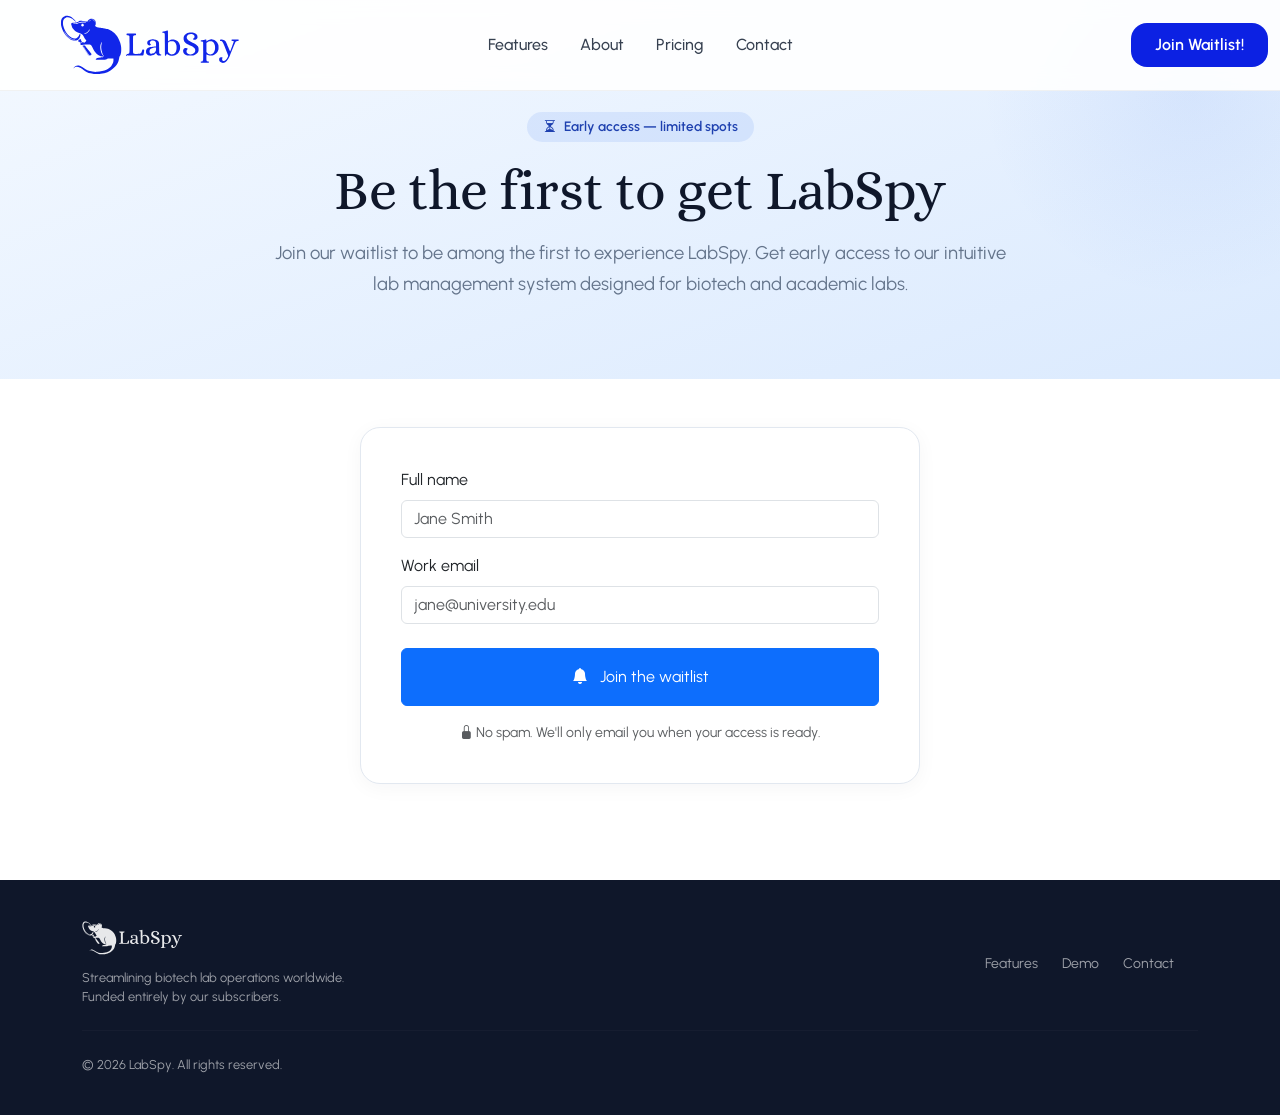
<file: waitlist.html>
<!DOCTYPE html>
<html lang="en">
<head>
    <meta charset="UTF-8">
    <meta name="viewport" content="width=device-width, initial-scale=1.0">
    <meta name="description" content="Join the LabSpy waitlist and be the first to get access. Sign up to manage your lab inventory, track reagents, and streamline purchases — all in one place.">
    <title>Join the Waitlist | LabSpy</title>
    <link rel="stylesheet" href="assets/styles/styles.css">
    <link rel="stylesheet" href="assets/styles/navbar.css">
    <link rel="stylesheet" href="assets/styles/footer.css">
    <link rel="icon" type="image/x-icon" href="assets/labspy-logo.png">

    <!--Bootstrap-->
    <link rel="stylesheet" href="https://cdn.jsdelivr.net/npm/bootstrap-icons@1.13.1/font/bootstrap-icons.min.css">
    <link href="https://cdn.jsdelivr.net/npm/bootstrap@5.3.7/dist/css/bootstrap.min.css" rel="stylesheet" integrity="sha384-LN+7fdVzj6u52u30Kp6M/trliBMCMKTyK833zpbD+pXdCLuTusPj697FH4R/5mcr" crossorigin="anonymous">
    <script src="https://cdn.jsdelivr.net/npm/bootstrap@5.3.7/dist/js/bootstrap.bundle.min.js" integrity="sha384-p34f1UUtsS3wqzfto5wAAmdvj+osOnFyQFpp4Ua3gs/ZVWx6oOypYoCJhGGScy+8" crossorigin="anonymous"></script>
</head>
<body>

<!-- Navbar -->
<nav class="navbar navbar-expand-lg navbar-light fixed-top navbar-labspy">
    <div class="container position-relative">
        <a class="navbar-brand" href="index.html">
            <img src="assets/LabSpy-brand.svg" alt="LabSpy Logo" class="logo-icon" height="64" width="280">
        </a>

        <button class="navbar-toggler border-0" type="button" data-bs-toggle="collapse" data-bs-target="#navbarNav">
            <span class="navbar-toggler-icon"></span>
        </button>

        <div class="collapse navbar-collapse" id="navbarNav">
            <div class="d-flex flex-column flex-lg-row align-items-center">
                <ul class="navbar-nav mx-auto">
                    <li class="nav-item">
                        <a class="nav-link" href="index.html#features">Features</a>
                    </li>
                    <li class="nav-item">
                        <a class="nav-link" href="about.html">About</a>
                    </li>
                    <li class="nav-item">
                        <a class="nav-link" href="pricing.html">Pricing</a>
                    </li>
                    <li class="nav-item">
                        <a class="nav-link" href="contact.html">Contact</a>
                    </li>
                </ul>
            </div>

            <div class="d-flex gap-2 ms-auto">
                <a href="waitlist.html" class="btn-get-started">Join Waitlist!</a>
            </div>
        </div>
    </div>
</nav>

<!-- Hero -->
<section style="background: linear-gradient(160deg, #f4f9ff 0%, #dbeafe 100%); padding: 7rem 0 4rem; position: relative; overflow: hidden;">
    <div style="position: absolute; top: -120px; right: -120px; width: 420px; height: 420px; border-radius: 50%; background: radial-gradient(circle, rgba(37,99,235,0.08) 0%, transparent 70%); pointer-events: none;"></div>
    <div class="container">
        <div class="row justify-content-center text-center">
            <div class="col-12 col-lg-8">
                <div class="badge mb-3 px-3 py-2" style="background: rgba(37,99,235,0.1); color: #1e40af; font-size: 0.85rem; font-weight: 600; border-radius: 20px;">
                    <i class="bi bi-hourglass-split me-1"></i> Early access — limited spots
                </div>
                <h1 class="alice-regular mb-3" style="font-size: clamp(2rem, 5.5vw, 3.5rem); line-height: 1.15; color: #0f172a; letter-spacing: -0.01em;">
                    Be the first to get LabSpy
                </h1>
                <p style="font-size: clamp(1rem, 2vw, 1.15rem); color: #64748b; line-height: 1.65;">
                    Join our waitlist to be among the first to experience LabSpy. Get early access to our intuitive lab management system designed for biotech and academic labs.
                </p>
            </div>
        </div>
    </div>
</section>

<!-- Waitlist Form -->
<section class="py-5">
    <div class="container">

        <div style="background: white; border: 1.5px solid #e2e8f0; border-radius: 20px; padding: 2.5rem; box-shadow: 0 4px 20px rgba(15, 23, 42, 0.04); max-width: 560px; margin: 0 auto;" class="mb-5">

            <!-- Success message -->
            <div class="alert alert-success d-none" id="successMessage" role="alert">
                <i class="bi bi-check-circle-fill me-2"></i>
                You're on the list! We'll be in touch soon.
            </div>

            <!-- Error message -->
            <div class="alert alert-danger d-none" id="errorMessage" role="alert">
                <i class="bi bi-exclamation-circle-fill me-2"></i>
                <span id="errorText">Something went wrong. Please try again.</span>
            </div>

            <form id="waitlistForm" name="waitlist" method="POST" data-netlify="true">

                <input type="hidden" name="form-name" value="waitlist">

                <div class="mb-3">
                    <label for="name" class="form-label fw-600">Full name</label>
                    <input type="text" id="name" name="name" class="form-control"
                           placeholder="Jane Smith" required>
                </div>

                <div class="mb-4">
                    <label for="email" class="form-label fw-600">Work email</label>
                    <input type="email" id="email" name="email" class="form-control"
                           placeholder="jane@university.edu" required>
                </div>

                <button type="submit" id="submitBtn" class="btn btn-primary w-100 py-3 fw-600">
                    <i class="bi bi-bell-fill me-2"></i>
                    Join the waitlist
                </button>

                <p class="text-muted small mt-3 text-center mb-0">
                    <i class="bi bi-lock-fill"></i>
                    No spam. We'll only email you when your access is ready.
                </p>

            </form>

        </div>

    </div>
</section>

<!-- Footer -->
<footer class="footer">
    <div class="container">
        <div class="d-flex flex-column flex-md-row align-items-start align-items-md-center justify-content-between gap-4">
            <div>
                <img src="assets/LabSpy-brand-white.svg" alt="LabSpy" class="footer-logo">
                <p class="mb-0 mt-1" style="font-size:0.8rem;">Streamlining biotech lab operations worldwide.</p>
                <p class="mb-0" style="font-size:0.8rem;">Funded entirely by our subscribers.</p>
            </div>
            <div class="d-flex gap-4 flex-wrap">
                <a href="index.html#features">Features</a>
                <a href="index.html#demo">Demo</a>
                <a href="contact.html">Contact</a>
                <a href="#">  </a>
            </div>
        </div>
        <hr style="border-color: rgba(255,255,255,0.1); margin: 1.5rem 0;">
        <p class="mb-0" style="font-size:0.8rem;">&copy; 2026 LabSpy. All rights reserved.</p>
    </div>
</footer>

<script src="assets/js/script.js"></script>
<script src="assets/js/navbar.js"></script>
<script src="https://cdn.jsdelivr.net/npm/bootstrap@5.3.2/dist/js/bootstrap.bundle.min.js"></script>

<script>
    (function () {
        const form = document.getElementById('waitlistForm');
        const successMsg = document.getElementById('successMessage');
        const errorMsg = document.getElementById('errorMessage');
        const errorText = document.getElementById('errorText');
        const submitBtn = document.getElementById('submitBtn');

        if (!form) return;

        form.addEventListener('submit', async function (e) {
            e.preventDefault();

            successMsg.classList.add('d-none');
            errorMsg.classList.add('d-none');

            submitBtn.disabled = true;
            submitBtn.innerHTML = '<span class="spinner-border spinner-border-sm me-2" role="status"></span>Joining...';

            const formData = new FormData(form);
            const encoded = new URLSearchParams(formData).toString();

            try {
                const response = await fetch('/', {
                    method: 'POST',
                    headers: { 'Content-Type': 'application/x-www-form-urlencoded' },
                    body: encoded,
                });

                if (!response.ok) throw new Error('Network response was not ok');

                form.reset();
                form.classList.add('d-none');
                successMsg.classList.remove('d-none');
                successMsg.scrollIntoView({ behavior: 'smooth', block: 'nearest' });
            } catch (error) {
                submitBtn.disabled = false;
                submitBtn.innerHTML = '<i class="bi bi-bell-fill me-2"></i>Join the waitlist';
                errorText.textContent = 'An error occurred. Please try again later.';
                errorMsg.classList.remove('d-none');
            }
        });
    })();
</script>
</body>
</html>
</file>
<file: assets/styles/styles.css>
@import url('https://fonts.googleapis.com/css2?family=Urbanist:ital,wght@0,100..900;1,100..900&display=swap');
@import url('https://fonts.googleapis.com/css2?family=Alice&display=swap');
@import url("https://cdn.jsdelivr.net/npm/bootstrap-icons@1.13.1/font/bootstrap-icons.min.css");

* {
    margin: 0;
    padding: 0;
    box-sizing: border-box;
}

.alice-regular {
  font-family: "Alice", serif !important;
  font-weight: 400;
  font-style: normal;
}


:root {
    --primary-blue: #1e40af;
    --secondary-blue: #3b82f6;
    --light-blue: #dbeafe;
    --dark-blue: #1e3a8a;
    --white: #ffffff;
    --gray-50: #f9fafb;
    --gray-100: #f3f4f6;
    --gray-600: #4b5563;
    --gray-800: #1f2937;
}

html {
    scroll-behavior: smooth;
    overflow-x: hidden;
}

body {
    font-family: -apple-system, BlinkMacSystemFont, 'Segoe UI', Roboto, sans-serif;
    line-height: 1.6;
    color: var(--gray-800);
    background-color: var(--white);
    overflow-x: hidden;
}

.container {
    max-width: 1200px;
    margin: 0 auto;
    padding: 0 20px;
}

/* Navbar styles have been moved to navbar.css */

/* Header */

/* Demo content styling */
.demo-section {
    padding: 4rem 0;
    text-align: center;
}

.demo-section h2 {
    color: #1e40af;
    margin-bottom: 1rem;
}

.logo {
    height: 40px;
    width: auto;
}



/* CTA Buttons Container */
.cta-buttons {
    display: flex;
    gap: 1rem;
    margin-bottom: 5rem;
    flex-wrap: wrap;
}

/* Primary CTA Button */
.btn-primary-cta {
    background-color: #2563eb;
    color: white;
    font-weight: 400;
    font-size: 1rem;
    padding: 1.2rem;
    border-radius: 0.5rem;
    border: none;
    transition: all 0.2s ease;
    text-decoration: none;
    display: inline-block;
}

.btn-primary-cta:hover {
    background-color: #1e40af;
    color: white;
    transform: translateY(-2px);
    box-shadow: 0 8px 20px rgba(37, 99, 235, 0.3);
}

/* Secondary CTA Button */
.btn-secondary-cta {
    background-color: transparent;
    color: #2563eb;
    font-weight: 600;
    font-size: 1rem;
    padding: 0.65rem 2rem;
    border-radius: 0.5rem;
    border: 2px solid #2563eb;
    transition: all 0.2s ease;
    text-decoration: none;
    display: inline-flex;
    align-items: center;
    gap: 0.5rem;
}

.btn-secondary-cta:hover {
    background-color: rgba(37, 99, 235, 0.05);
    color: #1e40af;
    border-color: #1e40af;
    transform: translateY(-2px);
}

/* Screenshot Peek Container */
.screenshot-peek-container {
    position: relative;
    bottom: -40px; 
    left: 50%;
    transform: translateX(-50%);
    width: 100%;
    max-width: 1400px;
    padding: 0 2rem;
}

.screenshot-wrapper {
    position: relative;
    display: flex;
    align-items: flex-end;
    justify-content: center;
    gap: 0.5rem; /* Reduced from 2rem to bring screenshots closer */
    height: 400px;
}

/* Individual Screenshot Styles */
.screenshot {
    position: relative;
    border-radius: 12px;
    box-shadow: 0 20px 60px rgba(0, 0, 0, 0.15);
    overflow: hidden;
    transition: transform 0.3s ease;
}

.screenshot img {
    display: block;
    width: 100%;
    height: auto;
    border-radius: 12px;
}

/* Center Screenshot (Inventory List) - Prominent */
.screenshot-center {
    z-index: 3;
    flex: 0 0 600px;
    max-width: 600px;
    transform: translateY(-20px);
}

.screenshot-center img {
    border: 2px solid rgba(37, 99, 235, 0.2);
}

/* Side Screenshots - Peeking behind */
.screenshot-left,
.screenshot-right {
    z-index: 2;
    flex: 0 0 400px;
    max-width: 400px;
    opacity: 0.85;
}

.screenshot-left {
    transform: rotate(-3deg) translateY(20px);
}

.screenshot-right {
    transform: rotate(3deg) translateY(20px);
}

/* Clip effect - bottom 40% fades out */
.screenshot::after {
    content: '';
    position: absolute;
    bottom: 0;
    left: 0;
    right: 0;
    height: 40%;
    background: linear-gradient(to bottom, transparent 0%, white 100%);
    pointer-events: none;
}

/* Hover effects */
.screenshot:hover {
    transform: translateY(-10px) scale(1.02);
}

.screenshot-left:hover {
    transform: rotate(-3deg) translateY(10px) scale(1.02);
}

.screenshot-right:hover {
    transform: rotate(3deg) translateY(10px) scale(1.02);
}

/* Trust logo styles moved to trust.css */

/* Feature section styles moved to features.css */

/* Headings responsive sizing */
h2 {
    font-size: clamp(1.75rem, 3vw + 0.5rem, 2.5rem);
}

/* Reduce motion for accessibility */
@media (prefers-reduced-motion: reduce) {
    *,
    *::before,
    *::after {
        animation-duration: 0.01ms !important;
        animation-iteration-count: 1 !important;
        transition-duration: 0.01ms !important;
    }
}

/* Hero responsive rules migrated to hero.css; transitional section rules moved to features.css */

/* Additional mobile spacing adjustments */
@media (max-width: 768px) {
    section {
        padding: 3rem 0;
    }
}
/* CTA styles are now located in cta.css */

/* Footer rules migrated to footer.css */

@media (max-width: 1200px) {
    .screenshot-wrapper {
        gap: 1rem;
    }
    
    .screenshot-center {
        flex: 0 0 500px;
        max-width: 500px;
    }
    
    .screenshot-left,
    .screenshot-right {
        flex: 0 0 320px;
        max-width: 320px;
    }
}
        

/* Responsive Design */
@media (max-width: 768px) {
    
    .hero-content {
        grid-template-columns: 1fr;
        text-align: center;
    }
    
    .hero-title {
        font-size: 2.5rem;
    }
    
    .features-grid {
        grid-template-columns: 1fr;
    }
    
    .about-content {
        grid-template-columns: 1fr;
    }
    
    .about-stats {
        flex-direction: row;
        justify-content: space-around;
    }
    
    /* Reusable responsive helpers */
    /* hero-content and hero-title rules remain here */
    .screenshot-peek-container {
        position: relative;
        bottom: 0;
        padding: 2rem 0;
    }
    
    .screenshot-wrapper {
        height: auto;
        flex-direction: column;
        gap: 1.5rem;
    }
    
    .screenshot-center,
    .screenshot-left,
    .screenshot-right {
        max-width: 100%;
        transform: none !important;
    }
    
    /* feature and footer/cta-specific responsive rules have been relocated */
}

@media (max-width: 480px) {
    .hero-title {
        font-size: 2rem;
    }
    
    .section-title {
        font-size: 2rem;
    }
    
    .about-stats {
        flex-direction: column;
    }
}

/* Override all fonts to use Urbanist */
* {
    font-family: 'Urbanist', sans-serif !important;
}

/* Reset specific elements that might override the font */
body,
h1, h2, h3, h4, h5, h6,
p, span, a, input, button, textarea {
    font-family: 'Urbanist', sans-serif !important;
}



/* Mobile adjustments */
@media (max-width: 991px) {

    /* hero headline/subheadline rules moved to hero.css */
    
    .cta-buttons {
        flex-direction: column;
    }
    
    .btn-primary-cta,
    .btn-secondary-cta {
        width: 100%;
        text-align: center;
        justify-content: center;
    }
    

    /* Navbar-responsive rules moved to navbar.css */
    
    /* Stack screenshots vertically on tablets */
    .screenshot-wrapper {
        flex-direction: column;
        align-items: center;
        height: auto;
        gap: 1.5rem;
    }
    
    .screenshot-center,
    .screenshot-left,
    .screenshot-right {
        flex: 1 1 auto;
        max-width: 500px;
        transform: none !important;
    }
    
    .screenshot-center {
        order: 1;
    }
    
    .screenshot-left {
        order: 2;
    }
    
    .screenshot-right {
        order: 3;
    }
}

@media (max-width: 768px) {
    /* hero-specific responsive rules moved to hero.css */
    
    /* Button touch targets */
    .btn-primary-cta,
    .btn-secondary-cta {
        padding: 1rem 1.5rem;
        width: 100%;
        font-size: 1rem;
        min-height: 44px;
    }
    
    /* Screenshot adjustments */
    .screenshot-peek-container {
        position: relative;
        bottom: 0;
        padding: 2rem 0;
    }
}
</file>
<file: assets/styles/navbar.css>
/* Navbar base styles */
        .navbar-labspy {
            background-color: rgba(255, 255, 255, 0.9) !important;
            backdrop-filter: blur(10px);
            -webkit-backdrop-filter: blur(10px);
            border-bottom: 1px solid rgba(0, 0, 0, 0.05);
            transition: all 0.3s ease;
            padding-top: 1.25rem;
            padding-bottom: 1.25rem;
            overflow: hidden;
        }

        .navbar-labspy *{
            overflow-x: hidden;
        }

        /* Scrolled state - compressed */
        .navbar-labspy.scrolled {
            padding-top: 0.75rem;
            padding-bottom: 0.75rem;
            border-bottom: 1px solid rgba(0, 0, 0, 0.1);
            box-shadow: 0 2px 8px rgba(0, 0, 0, 0.04);
        }

        /* Nav links */
        .navbar-nav .nav-link {
            color: #374151 !important;
            font-weight: 500;
            padding: 0.5rem 1rem !important;
            transition: all 0.2s ease;
        }

        .navbar-nav .nav-link:hover {
            color: #2563eb !important;
            background-color: #9fa8ff1a !important;
            border-radius: 1rem;
        }

        /* CTA Buttons in navbar */
        .btn-login,
        .btn-get-started {
            font-weight: 600;
            padding: 0.625rem 1.5rem;
            border-radius: 1rem;
            border: none;
            text-decoration: none;
            transition: all 0.2s ease;
            display: inline-block;
        }

        .btn-login {
            background-color: #acacac;
            color: rgb(0, 0, 0);
        }

        .btn-login:hover {
            background-color: #8f8f8f;
        }

        .btn-get-started {
            background-color: #0c21e3;
            color: rgb(255, 255, 255);
        }

        .btn-get-started:hover {
            background-color: #0012b4;
        }

        /* Content container constraint */
        .navbar-labspy .container {
            max-width: 1400px;
        }

        /* Mobile navbar improvements */
        @media (max-width: 991px) {
            .navbar-collapse {
                background-color: rgba(255, 255, 255, 0.98);
                padding: 1rem;
                border-radius: 1rem;
                margin-top: 1rem;
                box-shadow: 0 4px 12px rgba(0, 0, 0, 0.1);
            }

            .navbar-nav {
                padding: 0.5rem 0;
            }

            .navbar-nav .nav-link {
                padding: 0.75rem 1rem !important;
                border-radius: 0.5rem;
            }

            .navbar-nav .nav-link:hover {
                background-color: #f3f4f6 !important;
            }

            .d-flex.gap-2 {
                flex-direction: column;
                gap: 0.5rem !important;
                margin-top: 1rem;
                padding-top: 1rem;
                border-top: 1px solid rgba(0, 0, 0, 0.1);
            }

            .btn-login,
            .btn-get-started {
                width: 100%;
                text-align: center;
            }
        }

        @media (min-width: 992px) {
            .navbar-nav {
                position: absolute;
                left: 50%;
                transform: translateX(-50%);
            }
        }
        /* Fix: Ensure navbar is always visible on desktop */
    @media (min-width: 992px) {
        .navbar-collapse {
            display: flex !important;
            flex-basis: auto;
        }
        
        .navbar-nav {
            position: absolute;
            left: 50%;
            transform: translateX(-50%);
        }
    }
</file>
<file: assets/styles/footer.css>
/* ── Footer ───────────────────────────────────────── */
.footer {
    background: #0f172a;
    color: rgba(255,255,255,0.6);
    padding: 2.5rem 0;
    font-size: 0.875rem;
}

.footer a {
    color: rgba(255,255,255,0.6);
    text-decoration: none;
}

.footer a:hover {
    color: white;
}

.footer-logo {
    height: 36px;
    margin-bottom: 0.5rem;
    filter: brightness(0) invert(1);
    opacity: 0.9;
}

/* ── Testimonial ──────────────────────────────────── */
.testimonial-card {
    background: var(--surface);
    border: 1px solid var(--border);
    border-radius: 14px;
    padding: 1.25rem;
    margin-top: 1.5rem;
}

.testimonial-card blockquote {
    font-size: 0.875rem;
    color: var(--text-dark);
    line-height: 1.6;
    font-style: italic;
    margin-bottom: 0.75rem;
}

.testimonial-card .author {
    display: flex;
    align-items: center;
    gap: 0.6rem;
}

.testimonial-card .author-avatar {
    width: 32px;
    height: 32px;
    border-radius: 50%;
    background: #6366f1;
    color: white;
    display: flex;
    align-items: center;
    justify-content: center;
    font-size: 0.75rem;
    font-weight: 700;
    flex-shrink: 0;
}

.testimonial-card .author-info small {
    display: block;
    color: var(--text-muted);
    font-size: 0.75rem;
}

.testimonial-card .author-info strong {
    font-size: 0.825rem;
}

/* ── Fade-in animation ────────────────────────────── */
@keyframes fadeUp {
    from { opacity: 0; transform: translateY(24px); }
    to   { opacity: 1; transform: translateY(0); }
}

.fade-up {
    animation: fadeUp 0.55s ease both;
}

.fade-up-1 { animation-delay: 0.05s; }
.fade-up-2 { animation-delay: 0.15s; }
.fade-up-3 { animation-delay: 0.25s; }
.fade-up-4 { animation-delay: 0.35s; }
.fade-up-5 { animation-delay: 0.45s; }

/* ── Responsive tweaks ────────────────────────────── */
@media (max-width: 991px) {
    .waitlist-hero {
        padding: 6rem 0 3rem;
    }
    .waitlist-card {
        padding: 2rem 1.5rem;
    }
}

@media (max-width: 576px) {
    .counter-strip {
        font-size: 0.8rem;
    }
}
</file>
<file: assets/styles/pricing.css>
/* =====================================================
   LabSpy — Pricing page
   Mobile-first. Bootstrap-first; custom CSS only where
   Bootstrap can't help (gradients, billing toggle,
   highlighted card halo, comparison sticky col, etc).
   ===================================================== */

:root {
    --ls-primary: #2563eb;
    --ls-primary-dark: #1e40af;
    --ls-primary-darker: #1e3a8a;
    --ls-primary-light: #eff6ff;
    --ls-primary-tint: #dbeafe;
    --ls-text-dark: #0f172a;
    --ls-text-muted: #64748b;
    --ls-border: #e2e8f0;
    --ls-surface: #f8fafc;
}

.gradient-bg {
    background: linear-gradient(180deg, #dbeafe 0%, #ffffff 100%);
}

/* ── Pricing hero ─────────────────────────────────── */
.pricing-hero {
    padding: 7rem 0 2.5rem;
    position: relative;
    overflow: hidden;
}

.pricing-hero::before {
    content: '';
    position: absolute;
    top: -120px;
    right: -120px;
    width: 420px;
    height: 420px;
    border-radius: 50%;
    background: radial-gradient(circle, rgba(37,99,235,0.08) 0%, transparent 70%);
    pointer-events: none;
}

.pricing-eyebrow {
    display: inline-flex;
    align-items: center;
    gap: 0.5rem;
    background: white;
    color: var(--ls-primary);
    border: 1px solid rgba(37,99,235,0.2);
    border-radius: 999px;
    padding: 0.4rem 1rem;
    font-size: 0.85rem;
    font-weight: 500;
    letter-spacing: 0.01em;
}

.pricing-eyebrow .dot {
    width: 7px;
    height: 7px;
    border-radius: 50%;
    background: var(--ls-primary);
}

.pricing-headline {
    font-family: 'Alice', Georgia, serif;
    font-weight: 400;
    font-size: clamp(2rem, 5.5vw, 3.5rem);
    line-height: 1.15;
    color: var(--ls-text-dark);
    letter-spacing: -0.01em;
}

.pricing-subhead {
    font-size: clamp(1rem, 2vw, 1.15rem);
    color: var(--ls-text-muted);
    line-height: 1.65;
    max-width: 620px;
    margin-left: auto;
    margin-right: auto;
}

/* ── Billing toggle ──────────────────────────────── */
.billing-toggle {
    display: inline-flex;
    background: white;
    border: 1px solid var(--ls-border);
    border-radius: 999px;
    padding: 4px;
    box-shadow: 0 2px 10px rgba(15, 23, 42, 0.05);
    position: relative;
}

.billing-toggle button {
    border: 0;
    background: transparent;
    color: var(--ls-text-muted);
    font-weight: 500;
    font-size: 0.9rem;
    padding: 0.55rem 1.1rem;
    border-radius: 999px;
    cursor: pointer;
    transition: color 0.2s ease;
    white-space: nowrap;
    display: inline-flex;
    align-items: center;
    gap: 0.4rem;
}

.billing-toggle button.active {
    background: var(--ls-primary);
    color: white;
    box-shadow: 0 4px 12px rgba(37,99,235,0.25);
}

.billing-toggle .save-pill {
    background: #d1fae5;
    color: #047857;
    font-size: 0.7rem;
    font-weight: 700;
    padding: 0.1rem 0.5rem;
    border-radius: 999px;
    letter-spacing: 0.02em;
}

.billing-toggle button.active .save-pill {
    background: rgba(255,255,255,0.25);
    color: white;
}

/* ── Plan cards ──────────────────────────────────── */
.plans-section {
    padding: 0 0 4rem;
}

.plan-card {
    background: white;
    border: 1.5px solid var(--ls-border);
    border-radius: 20px;
    padding: 2rem 1.75rem;
    height: 100%;
    display: flex;
    flex-direction: column;
    position: relative;
    transition: transform 0.25s ease, box-shadow 0.25s ease, border-color 0.25s ease;
    box-shadow: 0 4px 20px rgba(15, 23, 42, 0.04);
}

.plan-card:hover {
    box-shadow: 0 18px 40px rgba(15, 23, 42, 0.08);
}

.plan-card.is-featured {
    border-color: var(--ls-primary);
    box-shadow: 0 0 0 1px var(--ls-primary), 0 20px 50px rgba(37, 99, 235, 0.18);
    transform: translateY(-6px);
}

.plan-card.is-featured:hover {
    box-shadow: 0 0 0 1px var(--ls-primary), 0 28px 60px rgba(37, 99, 235, 0.25);
}

.plan-ribbon {
    position: absolute;
    top: -14px;
    left: 50%;
    transform: translateX(-50%);
    background: var(--ls-primary);
    color: white;
    font-size: 0.72rem;
    font-weight: 700;
    letter-spacing: 0.08em;
    text-transform: uppercase;
    padding: 0.35rem 0.9rem;
    border-radius: 999px;
    box-shadow: 0 6px 16px rgba(37, 99, 235, 0.35);
    white-space: nowrap;
}

.plan-icon {
    width: 44px;
    height: 44px;
    border-radius: 12px;
    background: var(--ls-primary-light);
    color: var(--ls-primary);
    display: inline-flex;
    align-items: center;
    justify-content: center;
    font-size: 1.25rem;
    margin-bottom: 1rem;
}

.plan-card.is-featured .plan-icon {
    background: var(--ls-primary);
    color: white;
}

.plan-name {
    font-family: 'Alice', Georgia, serif;
    font-size: 1.5rem;
    font-weight: 400;
    color: var(--ls-text-dark);
    margin-bottom: 0.25rem;
}

.plan-tagline {
    font-size: 0.875rem;
    color: var(--ls-text-muted);
    line-height: 1.45;
    margin-bottom: 1.5rem;
    min-height: 2.6em;
}

.plan-price {
    display: flex;
    align-items: baseline;
    flex-wrap: wrap;
    gap: 0.35rem;
    margin-bottom: 0.25rem;
}

.plan-price .amount {
    font-family: 'Alice', Georgia, serif;
    font-size: 2.75rem;
    font-weight: 400;
    line-height: 1;
    color: var(--ls-text-dark);
    letter-spacing: -0.02em;
}

.plan-price .period {
    font-size: 0.95rem;
    color: var(--ls-text-muted);
}

.plan-price-note {
    font-size: 0.8rem;
    color: var(--ls-text-muted);
    min-height: 1.2em;
    margin-bottom: 1.5rem;
}

.plan-price-note strong {
    color: #047857;
    font-weight: 600;
}

.plan-cta {
    display: block;
    width: 100%;
    text-align: center;
    border-radius: 10px;
    padding: 0.85rem 1rem;
    font-weight: 600;
    font-size: 0.95rem;
    text-decoration: none;
    transition: all 0.2s ease;
    border: 1.5px solid var(--ls-primary);
    color: var(--ls-primary);
    background: white;
    margin-bottom: 1.5rem;
}

.plan-cta:hover {
    background: var(--ls-primary-light);
    color: var(--ls-primary-dark);
    border-color: var(--ls-primary-dark);
}

.plan-card.is-featured .plan-cta {
    background: var(--ls-primary);
    color: white;
}

.plan-card.is-featured .plan-cta:hover {
    background: var(--ls-primary-dark);
    border-color: var(--ls-primary-dark);
    transform: translateY(-1px);
    box-shadow: 0 10px 22px rgba(37, 99, 235, 0.3);
}

.plan-features {
    list-style: none;
    padding: 0;
    margin: 0;
    display: flex;
    flex-direction: column;
    gap: 0.7rem;
}

.plan-features li {
    display: flex;
    align-items: flex-start;
    gap: 0.6rem;
    font-size: 0.9rem;
    line-height: 1.5;
    color: var(--ls-text-dark);
}

.plan-features li i {
    color: var(--ls-primary);
    font-size: 1rem;
    margin-top: 0.15rem;
    flex-shrink: 0;
}

.plan-features li.muted {
    color: #94a3b8;
}

.plan-features li.muted i {
    color: #cbd5e1;
}

.plan-features-heading {
    font-size: 0.78rem;
    font-weight: 700;
    text-transform: uppercase;
    letter-spacing: 0.08em;
    color: var(--ls-text-muted);
    margin-bottom: 0.85rem;
}

/* ── No-per-user banner ──────────────────────────── */
.fairness-banner {
    background: var(--ls-text-dark);
    color: white;
    border-radius: 20px;
    padding: 2rem 1.5rem;
    text-align: center;
    position: relative;
    overflow: hidden;
}

.fairness-banner::before {
    content: '';
    position: absolute;
    inset: 0;
    background:
        radial-gradient(circle at 15% 0%, rgba(37,99,235,0.35) 0%, transparent 45%),
        radial-gradient(circle at 90% 110%, rgba(59,130,246,0.25) 0%, transparent 50%);
    pointer-events: none;
}

.fairness-banner > * {
    position: relative;
    z-index: 1;
}

.fairness-banner h3 {
    font-family: 'Alice', Georgia, serif;
    font-weight: 400;
    font-size: clamp(1.4rem, 3vw, 2rem);
    margin-bottom: 0.5rem;
    line-height: 1.25;
}

.fairness-banner p {
    color: rgba(255,255,255,0.75);
    max-width: 620px;
    margin: 0 auto;
    font-size: 0.95rem;
    line-height: 1.6;
}

/* ── Comparison table ────────────────────────────── */
.compare-section {
    padding: 4rem 0;
    background: var(--ls-surface);
}

.compare-title {
    font-family: 'Alice', Georgia, serif;
    font-size: clamp(1.5rem, 3.5vw, 2.25rem);
    color: var(--ls-text-dark);
    text-align: center;
    margin-bottom: 0.5rem;
}

.compare-sub {
    text-align: center;
    color: var(--ls-text-muted);
    margin-bottom: 2rem;
}

.compare-table-wrap {
    background: white;
    border: 1px solid var(--ls-border);
    border-radius: 18px;
    overflow: hidden;
    box-shadow: 0 6px 24px rgba(15, 23, 42, 0.05);
}

/* Mobile: scroll horizontally if needed */
.compare-scroll {
    overflow-x: auto;
    -webkit-overflow-scrolling: touch;
}

.compare-table {
    width: 100%;
    min-width: 560px;
    border-collapse: collapse;
    font-size: 0.9rem;
}

.compare-table thead th {
    background: var(--ls-surface);
    color: var(--ls-text-dark);
    font-weight: 600;
    text-align: center;
    padding: 1rem 0.85rem;
    border-bottom: 1px solid var(--ls-border);
    white-space: nowrap;
}

.compare-table thead th.feature-head {
    text-align: left;
    color: var(--ls-text-muted);
    font-weight: 500;
    font-size: 0.78rem;
    text-transform: uppercase;
    letter-spacing: 0.08em;
}

.compare-table thead th.is-featured {
    background: var(--ls-primary);
    color: white;
    position: relative;
}

.compare-table thead th.is-featured::after {
    content: '';
    position: absolute;
    inset: auto 0 -1px;
    height: 3px;
    background: var(--ls-primary-darker);
}

.compare-table thead th .price-line {
    display: block;
    font-size: 0.78rem;
    font-weight: 500;
    color: var(--ls-text-muted);
    margin-top: 0.15rem;
}

.compare-table thead th.is-featured .price-line {
    color: rgba(255,255,255,0.85);
}

.compare-table tbody tr {
    border-bottom: 1px solid var(--ls-border);
}

.compare-table tbody tr:last-child {
    border-bottom: none;
}

.compare-table tbody tr.section-row td {
    background: var(--ls-primary-light);
    color: var(--ls-primary-dark);
    font-weight: 700;
    font-size: 0.78rem;
    text-transform: uppercase;
    letter-spacing: 0.08em;
    padding: 0.6rem 1rem;
}

.compare-table td {
    padding: 0.85rem 1rem;
    text-align: center;
    color: var(--ls-text-dark);
    vertical-align: middle;
}

.compare-table td.feature-cell {
    text-align: left;
    font-weight: 500;
    color: var(--ls-text-dark);
    min-width: 200px;
}

.compare-table td.feature-cell small {
    display: block;
    color: var(--ls-text-muted);
    font-weight: 400;
    font-size: 0.78rem;
    margin-top: 0.1rem;
}

.compare-table td.is-featured-col {
    background: rgba(37, 99, 235, 0.04);
}

.compare-table .check {
    color: var(--ls-primary);
    font-size: 1.1rem;
}

.compare-table .cross {
    color: #cbd5e1;
    font-size: 1.05rem;
}

/* ── FAQ ─────────────────────────────────────────── */
.faq-section {
    padding: 4rem 0;
    background: white;
}

.faq-title {
    font-family: 'Alice', Georgia, serif;
    font-size: clamp(1.5rem, 3.5vw, 2.25rem);
    color: var(--ls-text-dark);
    text-align: center;
    margin-bottom: 2rem;
}

.faq-accordion .accordion-item {
    border: 1px solid var(--ls-border);
    border-radius: 14px !important;
    margin-bottom: 0.75rem;
    overflow: hidden;
    background: white;
}

.faq-accordion .accordion-button {
    font-weight: 600;
    font-size: 1rem;
    color: var(--ls-text-dark);
    padding: 1rem 1.25rem;
    background: white;
    box-shadow: none;
}

.faq-accordion .accordion-button:not(.collapsed) {
    background: var(--ls-primary-light);
    color: var(--ls-primary-dark);
}

.faq-accordion .accordion-button:focus {
    box-shadow: 0 0 0 3px rgba(37,99,235,0.15);
    border-color: transparent;
}

.faq-accordion .accordion-body {
    padding: 0 1.25rem 1.25rem;
    color: var(--ls-text-muted);
    font-size: 0.95rem;
    line-height: 1.65;
}

/* ── Final CTA ───────────────────────────────────── */
.pricing-final-cta {
    padding: 4rem 0;
    background: linear-gradient(135deg, var(--ls-primary-darker) 0%, var(--ls-primary) 100%);
    color: white;
    text-align: center;
    position: relative;
    overflow: hidden;
}

.pricing-final-cta::before {
    content: '';
    position: absolute;
    top: -150px;
    right: -100px;
    width: 380px;
    height: 380px;
    border-radius: 50%;
    background: radial-gradient(circle, rgba(255,255,255,0.12) 0%, transparent 70%);
    pointer-events: none;
}

.pricing-final-cta h2 {
    font-family: 'Alice', Georgia, serif;
    font-weight: 400;
    font-size: clamp(1.75rem, 4vw, 2.75rem);
    line-height: 1.2;
    margin-bottom: 0.75rem;
}

.pricing-final-cta p {
    color: rgba(255,255,255,0.85);
    font-size: 1.05rem;
    max-width: 580px;
    margin: 0 auto 2rem;
    line-height: 1.6;
}

.btn-cta-white {
    background: white;
    color: var(--ls-primary);
    font-weight: 600;
    padding: 0.9rem 2rem;
    border-radius: 10px;
    text-decoration: none;
    display: inline-block;
    transition: all 0.2s ease;
    border: 0;
}

.btn-cta-white:hover {
    background: var(--ls-primary-light);
    color: var(--ls-primary-darker);
    transform: translateY(-2px);
    box-shadow: 0 10px 25px rgba(0,0,0,0.2);
}

.btn-cta-ghost {
    background: transparent;
    color: white;
    font-weight: 600;
    padding: 0.9rem 2rem;
    border-radius: 10px;
    text-decoration: none;
    display: inline-block;
    transition: all 0.2s ease;
    border: 1.5px solid rgba(255,255,255,0.45);
}

.btn-cta-ghost:hover {
    background: rgba(255,255,255,0.1);
    color: white;
    border-color: white;
}

/* ── Trust strip (re-uses landing pattern) ──────── */
.pricing-trust {
    background: white;
    border-top: 1px solid var(--ls-border);
    border-bottom: 1px solid var(--ls-border);
    padding: 1.5rem 0;
}

.pricing-trust .trust-logo {
    height: clamp(34px, 4vw, 50px);
    width: auto;
    opacity: 0.65;
    transition: opacity 0.2s ease;
}

.pricing-trust .trust-logo:hover {
    opacity: 1;
}

/* =====================================================
   RESPONSIVE — mobile first; we add features as
   the screen gets larger.
   ===================================================== */

/* Small phones — tighten spacing */
@media (max-width: 575.98px) {
    .pricing-hero {
        padding: 6rem 0 1.5rem;
    }

    .plan-card {
        padding: 1.75rem 1.25rem;
    }

    .plan-card.is-featured {
        transform: none; /* don't lift on small screens; ribbon handles emphasis */
    }

    .billing-toggle button {
        padding: 0.5rem 0.85rem;
        font-size: 0.85rem;
    }

    .fairness-banner {
        padding: 1.5rem 1.25rem;
    }
}

/* Tablet+ */
@media (min-width: 768px) {
    .pricing-hero {
        padding: 8rem 0 3.5rem;
    }

    .plans-section {
        padding-bottom: 5rem;
    }

    .compare-table {
        font-size: 0.95rem;
    }

    .fairness-banner {
        padding: 2.5rem 2rem;
    }
}

/* Desktop — make plans sit in a row, give the
   featured card extra prominence. */
@media (min-width: 992px) {
    .plan-card {
        padding: 2.25rem 2rem;
    }

    .compare-table {
        min-width: 0;
    }

    .compare-scroll {
        overflow: visible;
    }

    .pricing-final-cta {
        padding: 5rem 0;
    }
}

/* Reduced motion */
@media (prefers-reduced-motion: reduce) {
    .plan-card,
    .plan-card.is-featured,
    .btn-cta-white,
    .billing-toggle button.active {
        transition: none;
    }

    .plan-card:hover,
    .plan-card.is-featured:hover,
    .btn-cta-white:hover {
        transform: none;
    }
}
</file>
